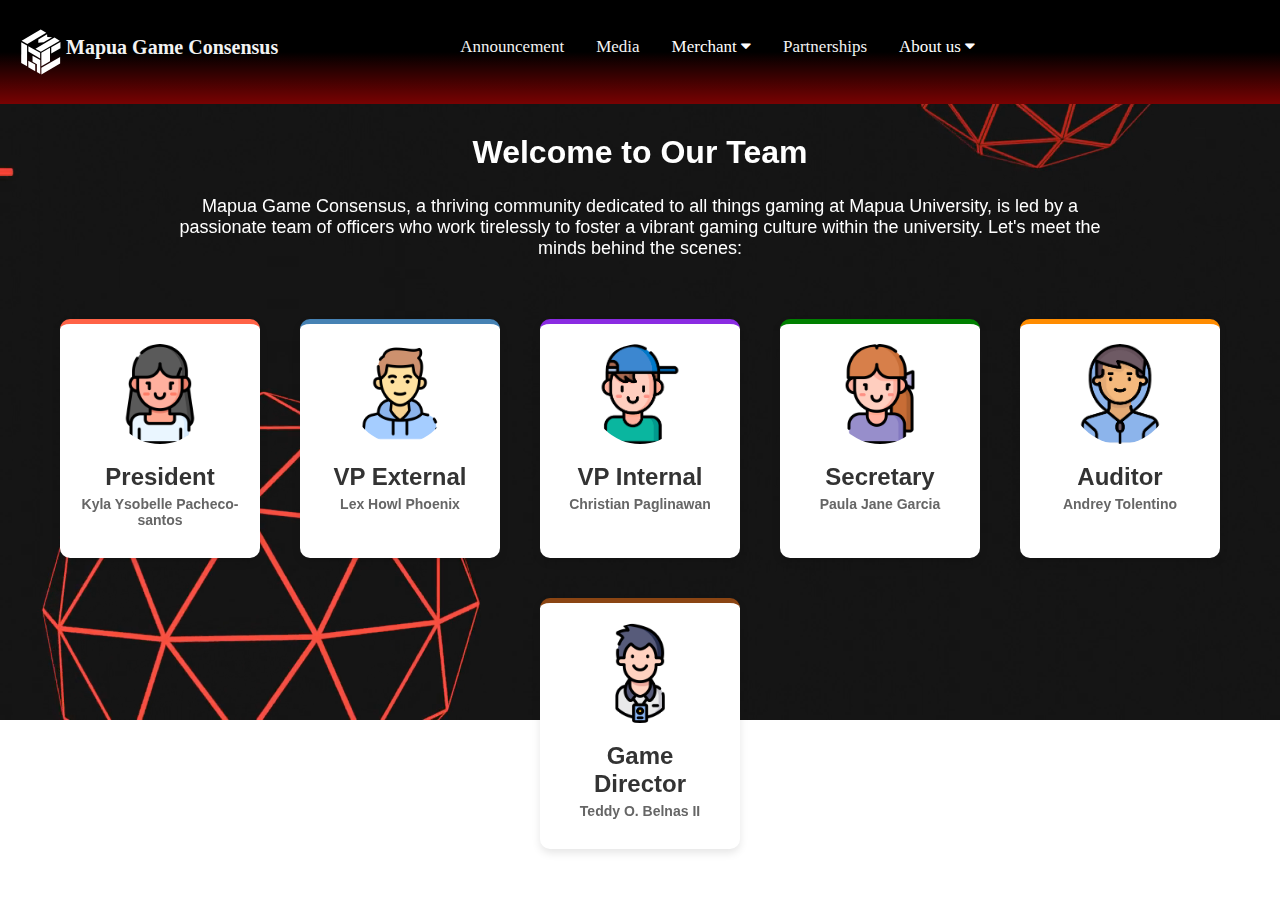
<file: about/officers.html>
<!DOCTYPE html>
<html lang="en">
<head>
    <meta charset="UTF-8">
    <meta name="viewport" content="width=device-width, initial-scale=1.0">
    <link rel="stylesheet" href="officers.css">
    <link rel="stylesheet" href="https://cdnjs.cloudflare.com/ajax/libs/font-awesome/4.7.0/css/font-awesome.min.css">
    <title>Officers</title>
    <style>
body {margin:0;font-family:Arial}

.topnav {
  overflow: hidden;
  background-color: rgb(109, 9, 9);
  background-image: linear-gradient(rgb(0, 0, 0), rgb(0, 0, 0), rgba(124, 0, 0, 0.774));
}

.topnav a {
  float: left;
  display: block;
  color: #f2f2f2;
  text-align: center;
  padding: 14px 16px;
  text-decoration: none;
  font-size: 17px;
  line-height: 20px;

}

.active {
  color: white;
}

.topnav .icon {
  display: none;
}

.dropdown {
  float: left;
  overflow: hidden;
}

.dropdown .dropbtn {
  font-size: 17px;    
  border: none;
  outline: none;
  color: white;
  padding: 14px 16px;
  background-color: inherit;
  font-family: inherit;
  margin: 0;
}

.dropdown-content {
  display: none;
  position: absolute;
  background-color: #f9f9f9;
  min-width: 160px;
  box-shadow: 0px 8px 16px 0px rgba(0,0,0,0.2);
  z-index: 1;
}

.dropdown-content a {
  float: none;
  color: rgb(255, 255, 255);
  padding: 12px 16px;
  text-decoration: none;
  display: block;
  text-align: left;
  background-color: rgb(126, 125, 125);
}

.topnav a:hover, .dropdown:hover .dropbtn {
  background-color: #555;
  color: white;
}

.dropdown-content a:hover {
  background-color: #000000;
  color: rgb(255, 255, 255);
}

.dropdown:hover .dropdown-content {
  display: block;
}

@media screen and (max-width: 600px) {
  .topnav a:not(:first-child), .dropdown .dropbtn {
    display: none;
  }
  .topnav a.icon {
    float: right;
    display: block;
  }
}

@media screen and (max-width: 600px) {
  .topnav.responsive {position: relative;}
  .topnav.responsive .icon {
    position: absolute;
    right: 0;
    top: 0;
  }
  .topnav.responsive a {
    float: none;
    display: block;
    text-align: left;
  }
  .topnav.responsive .dropdown {float: none;}
  .topnav.responsive .dropdown-content {position: relative;}
  .topnav.responsive .dropdown .dropbtn {
    display: block;
    width: 100%;
    text-align: left;
  }
}
</style>
</head>
<body>
    <video class="video_background" autoplay muted loop>
        <source src="mgcits (1).mp4" type="video/mp4">  
    </video>

      <div class="topnav" id="myTopnav" style="padding-top: 1%;padding-bottom: 1%;">
    
  <a href="#home" class="active">
    <img src="mgc-logo.svg" alt="" style="float: left; width: 50px;"><h1 style="margin-right: 50px;width: 100%;margin-left: 0%; font-size: 20px; font-weight: bold; margin-top: 10px;margin-bottom: 0; text-align: left; padding-right: 150px;">Mapua Game Consensus</h1></a>
  <a href="#news" style="margin-top: 10px;">Announcement</a>
  <a href="#about" style="margin-top: 10px;">Media</a>
  <div class="dropdown">
    <button class="dropbtn" style="margin-top: 10px;">Merchant
      <i class="fa fa-caret-down"></i>
    </button>
    <div class="dropdown-content">
      <a href="#">T-shirts</a>
      <a href="#">Journals</a>
      <a href="#">Keychains</a>
    </div>
  </div> 
  <a href="#about" style="margin-top: 10px;">Partnerships</a>
    <div class="dropdown">
    <button class="dropbtn" style="margin-top: 10px;">About us
      <i class="fa fa-caret-down"></i>
    </button>
    <div class="dropdown-content">
      <a href="about.html">History</a>
      <a href="vision and mission.html">Vision and Mission</a>
      <a href="officers.html">Officers</a>
    </div>
  <a href="javascript:void(0);" style="font-size:30px; margin-top: 1%;" class="icon" onclick="myFunction()">&#9776;</a>
</div>
</div>

<script>
function myFunction() {
  var x = document.getElementById("myTopnav");
  if (x.className === "topnav") {
    x.className += " responsive";
  } else {
    x.className = "topnav";
  }
}
</script>
    
    <header>
        <h1 style="margin-top: 10px">Welcome to Our Team</h1>
        <p>Mapua Game Consensus, a thriving community dedicated to all things gaming at Mapua University, is led by a passionate team of officers who work tirelessly to foster a vibrant gaming culture within the university. Let's meet the minds behind the scenes:</p>
    </header>

    <section class="officers">
        <div class="profile-card president">
            <img src="4329449.png" alt="President">
            <h2>President</h2>
            <h3>Kyla Ysobelle Pacheco-santos</h3>
        </div>

        <div class="profile-card vp-external">
            <img src="3.png" alt="VP External">
            <h2>VP External</h2>
            <h3>Lex Howl Phoenix</h3>
        </div>

        <div class="profile-card vp-internal">
            <img src="4.png" alt="VP Internal">
            <h2>VP Internal</h2>
            <h3>Christian Paglinawan</h3>
        </div>

        <div class="profile-card secretary">
            <img src="2.png" alt="Secretary">
            <h2>Secretary</h2>
            <h3>Paula Jane Garcia</h3>
        </div>

        <div class="profile-card auditor">
            <img src="5.png" alt="Auditor">
            <h2>Auditor</h2>
            <h3>Andrey Tolentino</h3>
        </div>

        <div class="profile-card game-director">
            <img src="6.png" alt="Game Director">
            <h2>Game Director</h2>
            <h3>Teddy O. Belnas II</h3>
        </div>
    </section>
</body>
</html>
</file>
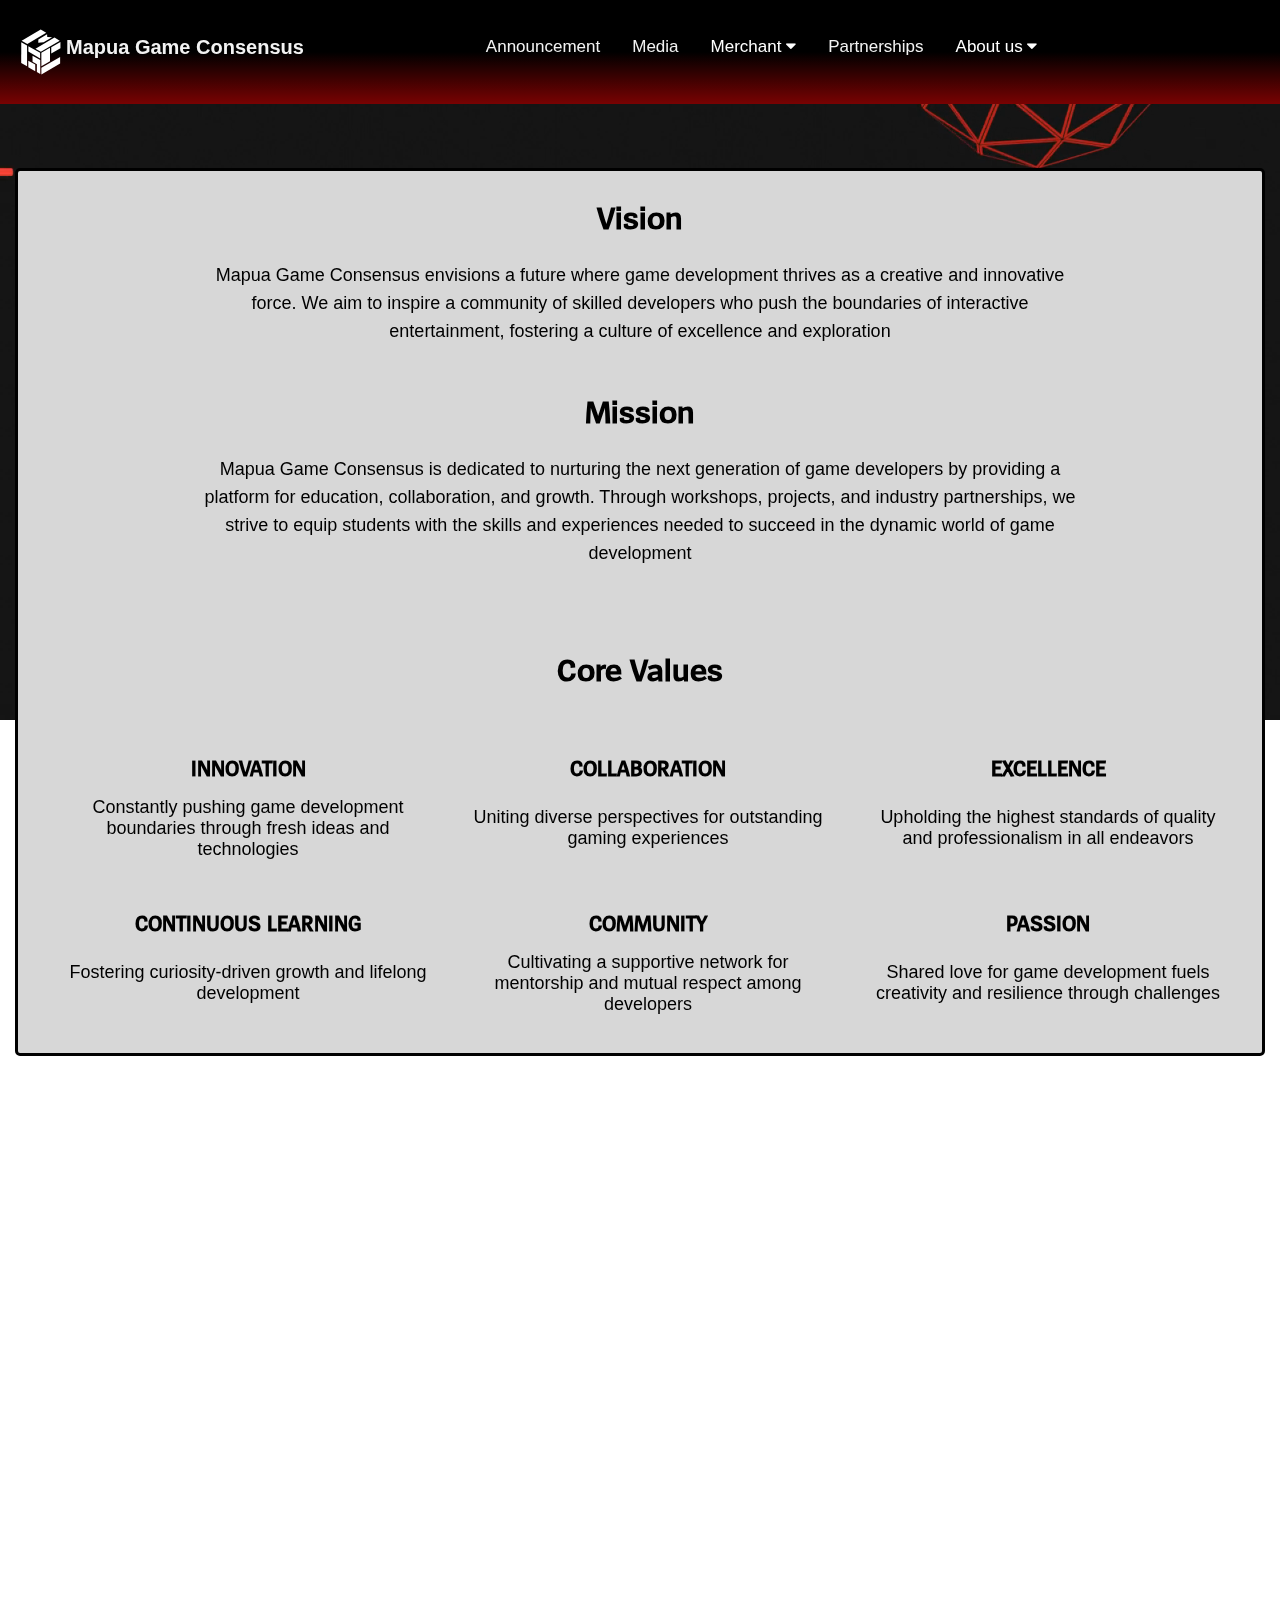
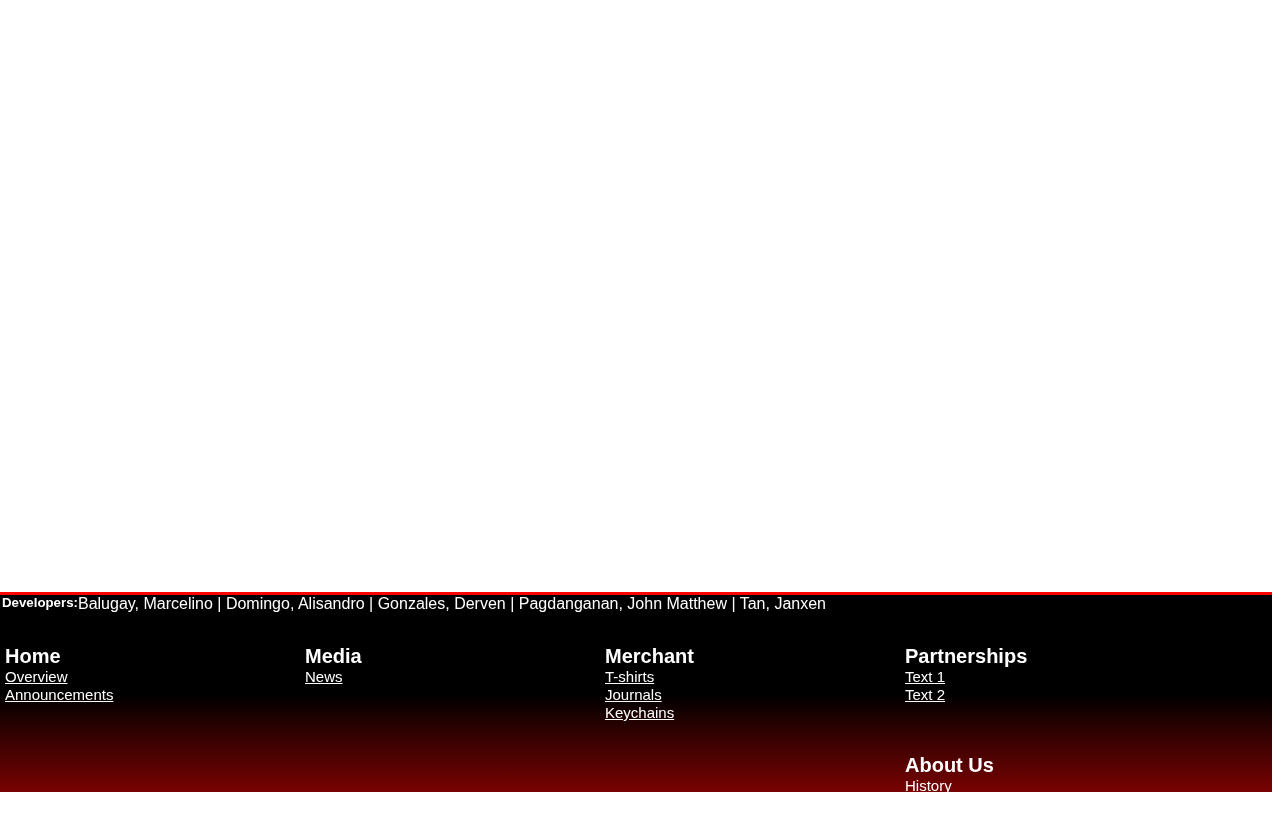
<file: about/vision and mission.html>
<!DOCTYPE html>
<html lang="en">
<head>
    <meta charset="UTF-8">
    <meta name="viewport" content="width=device-width, initial-scale=1.0">
    <link rel="stylesheet" href="vision and mission.css">
    <link rel="stylesheet" href="https://cdnjs.cloudflare.com/ajax/libs/font-awesome/4.7.0/css/font-awesome.min.css">
    <title>Vision and Mission</title>
    <style>
body {margin:0;font-family:Arial}

.topnav {
  overflow: hidden;
  background-color: rgb(109, 9, 9);
  background-image: linear-gradient(rgb(0, 0, 0), rgb(0, 0, 0), rgba(124, 0, 0, 0.774));
}

.topnav a {
  float: left;
  display: block;
  color: #f2f2f2;
  text-align: center;
  padding: 14px 16px;
  text-decoration: none;
  font-size: 17px;
  line-height: 20px;

}

.active {
  color: white;
}

.topnav .icon {
  display: none;
}

.dropdown {
  float: left;
  overflow: hidden;
}

.dropdown .dropbtn {
  font-size: 17px;    
  border: none;
  outline: none;
  color: white;
  padding: 14px 16px;
  background-color: inherit;
  font-family: inherit;
  margin: 0;
}

.dropdown-content {
  display: none;
  position: absolute;
  background-color: #f9f9f9;
  min-width: 160px;
  box-shadow: 0px 8px 16px 0px rgba(0,0,0,0.2);
  z-index: 1;
}

.dropdown-content a {
  float: none;
  color: rgb(255, 255, 255);
  padding: 12px 16px;
  text-decoration: none;
  display: block;
  text-align: left;
  background-color: rgb(126, 125, 125);
}

.topnav a:hover, .dropdown:hover .dropbtn {
  background-color: #555;
  color: white;
}

.dropdown-content a:hover {
  background-color: #000000;
  color: rgb(255, 255, 255);
}

.dropdown:hover .dropdown-content {
  display: block;
}

@media screen and (max-width: 600px) {
  .topnav a:not(:first-child), .dropdown .dropbtn {
    display: none;
  }
  .topnav a.icon {
    float: right;
    display: block;
  }
}

@media screen and (max-width: 600px) {
  .topnav.responsive {position: relative;}
  .topnav.responsive .icon {
    position: absolute;
    right: 0;
    top: 0;
  }
  .topnav.responsive a {
    float: none;
    display: block;
    text-align: left;
  }
  .topnav.responsive .dropdown {float: none;}
  .topnav.responsive .dropdown-content {position: relative;}
  .topnav.responsive .dropdown .dropbtn {
    display: block;
    width: 100%;
    text-align: left;
  }
}
</style>
</head>
<body>
    
    <video class="video_background" autoplay muted loop>
        <source src="mgcits (1).mp4" type="video/mp4">  
    </video>
     <div class="topnav" id="myTopnav" style="padding-top: 1%;padding-bottom: 1%;">
    
  <a href="#home" class="active">
    <img src="mgc-logo.svg" alt="" style="float: left; width: 50px;"><h1 style="margin-right: 50px;width: 100%;margin-left: 0%; font-size: 20px; font-weight: bold; margin-top: 10px;margin-bottom: 0; text-align: left; padding-right: 150px;">Mapua Game Consensus</h1></a>
  <a href="#news" style="margin-top: 10px;">Announcement</a>
  <a href="#about" style="margin-top: 10px;">Media</a>
  <div class="dropdown">
    <button class="dropbtn" style="margin-top: 10px;">Merchant
      <i class="fa fa-caret-down"></i>
    </button>
    <div class="dropdown-content">
      <a href="#">T-shirts</a>
      <a href="#">Journals</a>
      <a href="#">Keychains</a>
    </div>
  </div> 
  <a href="#about" style="margin-top: 10px;">Partnerships</a>
 <div class="dropdown">
    <button class="dropbtn" style="margin-top: 10px;">About us
      <i class="fa fa-caret-down"></i>
    </button>
    <div class="dropdown-content">
      <a href="about.html">History</a>
      <a href="vision and mission.html">Vision and Mission</a>
      <a href="officers.html">Officers</a>
    </div>
  <a href="javascript:void(0);" style="font-size:30px; margin-top: 1%;" class="icon" onclick="myFunction()">&#9776;</a>
</div>
</div>
<script>
function myFunction() {
  var x = document.getElementById("myTopnav");
  if (x.className === "topnav") {
    x.className += " responsive";
  } else {
    x.className = "topnav";
  }
}
</script>
    <div class="container">
    <div class="body">
        
        <h1>Vision</h1>
        <p> Mapua Game Consensus envisions a future where game development thrives as a creative and innovative force. We aim to inspire a community of skilled developers who push the boundaries of interactive entertainment, fostering a culture of excellence and exploration</p>
        <h1>Mission</h1>
        <p>Mapua Game Consensus is dedicated to nurturing the next generation of game developers by providing a platform for education, collaboration, and growth. Through workshops, projects, and industry partnerships, we strive to equip students with the skills and experiences needed to succeed in the dynamic world of game development</p>
        <br><br>
        <h1>Core Values</h1>
    </div>


    <br><br>
    <table>
        <thead>
            <tr>
                <th>INNOVATION</th>
                <th>COLLABORATION</th>
                <th>EXCELLENCE</th>
            </tr>
        </thead>
        <tbody>
            <tr>
                <td>Constantly pushing game development boundaries through fresh ideas and technologies</td>
                <td>Uniting diverse perspectives for outstanding gaming experiences</td>
                <td>Upholding the highest standards of quality and professionalism in all endeavors</td>
            </tr>
        </tbody>
    </table>
    <br><br>
    <table>
        <thead>
            <tr>
                <th>CONTINUOUS LEARNING</th>
                <th>COMMUNITY</th>
                <th>PASSION</th>
            </tr>
        </thead>
        <tbody>
            <tr>
                <td>Fostering curiosity-driven growth and lifelong development</td>
                <td>Cultivating a supportive network for mentorship and mutual respect among developers</td>
                <td>Shared love for game development fuels creativity and resilience through challenges</td>
            </tr>
        </tbody>
    </table>
    </div>

     <div class="footer_container">
        <div class="footer" id="footer_home" style="width:300px; float:left; margin-left: 13px; margin-top: 50px;">
            <h5 style="font-size: 20px; font-weight: bold; color: white;">Home</h5>
            <ul>
                <li><a href="#overview" style="color:white; font-size: 15px;">Overview</a></li>
                <li><a href="#announcement" style="color:white; font-size: 15px;">Announcements</a></li>
            </ul>
        </div>
        <div class="footer" id="footer_media" style="width:300px; float:left; margin-top: 50px;">
            <h5 style="font-size: 20px; font-weight: bold; color: white;">Media</h5>
            <ul>
                <li><a href="" style="color:white; font-size: 15px;">News</a></li>
            </ul>
        </div>
        <div class="footer" id="footer_merchant" style="width:300px; float:left; margin-top: 50px;">
            <h5 style="font-size: 20px; font-weight: bold; color: white;"><a href="/mgcsite/merchant/merchant.html" style="text-decoration: none; color: white;">Merchant</a></h5>
            <ul>
                <li><a href="/mgcsite/merchant/items/tshirt.html" style="color:white; font-size: 15px;">T-shirts</a></li>
                <li><a href="/mgcsite/merchant/items/journals.html" style="color:white; font-size: 15px;">Journals</a></li>
                <li><a href="/mgcsite/merchant/items/keychain.html" style="color:white; font-size: 15px;">Keychains</a></li>
            </ul>
        </div>
        <div class="footer" id="footer_partnerships" style="width:300px; float:left; margin-top: 50px;">
            <h5 style="font-size: 20px; font-weight: bold; color: white;">Partnerships</h5>
            <ul>
                <li><a href="" style="color:white; font-size: 15px;">Text 1</a></li>
                <li><a href="" style="color:white; font-size: 15px;">Text 2</a></li>
            </ul>
        </div>
        <div class="footer" id="footer_about_us" style="width:300px; float:left; margin-top: 50px;">
            <h5 style="font-size: 20px; font-weight: bold; color: white;">About Us</h5>
            <ul>
                <li><a href="about/about.html" style="color:white; font-size: 15px;">History</a></li>
                <li><a href="about/vision and mission.html" style="color:white; font-size: 15px;">Vision and Mission</a></li>
                <li><a href="about/officers.html" style="color:white; font-size: 15px;">Officers</a></li>
            </ul>
        </div>
        <div style="width: 900px; position: absolute; left: 10px;">
            <h5 style="float: left; color: white;">Developers: </h5>
            <p style="color: white;"> Balugay, Marcelino | Domingo, Alisandro | Gonzales, Derven | Pagdanganan, John Matthew | Tan, Janxen</p>
        </div>
        
    </div>
</body>
</html>
</file>
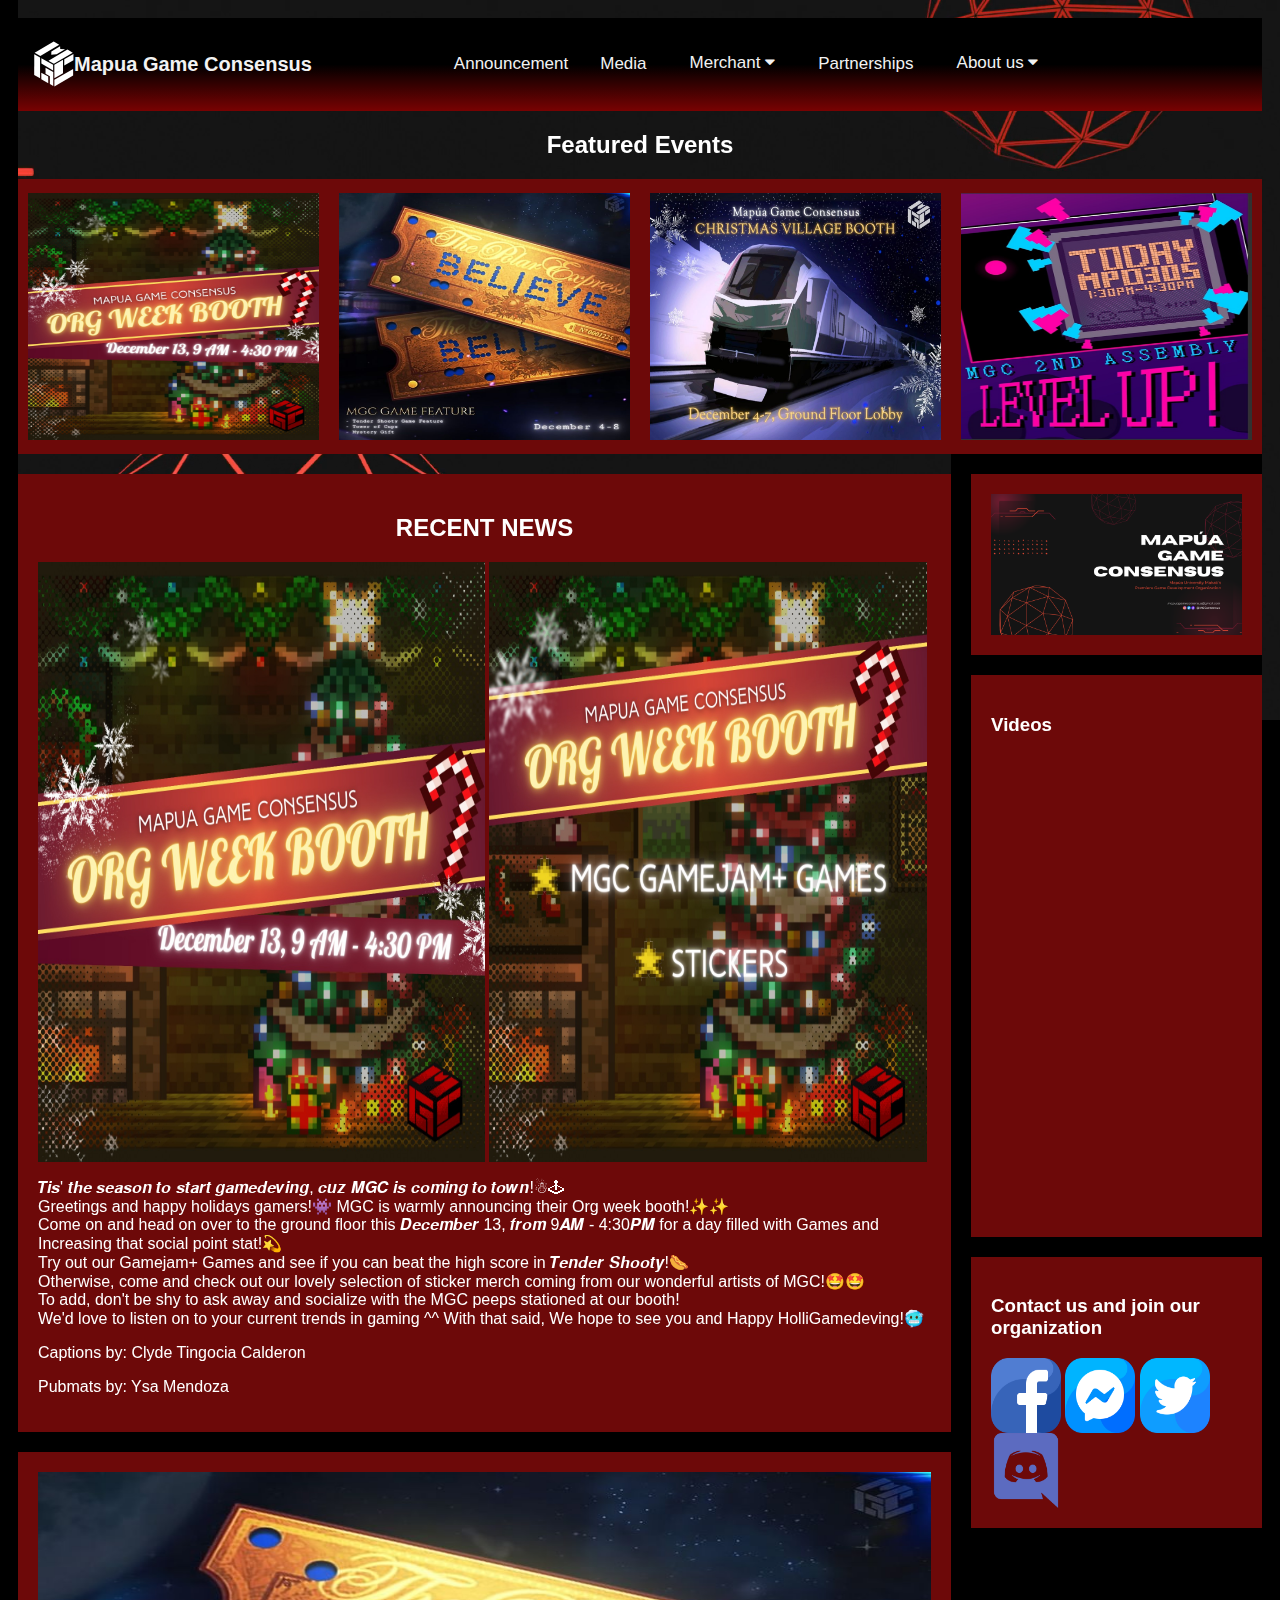
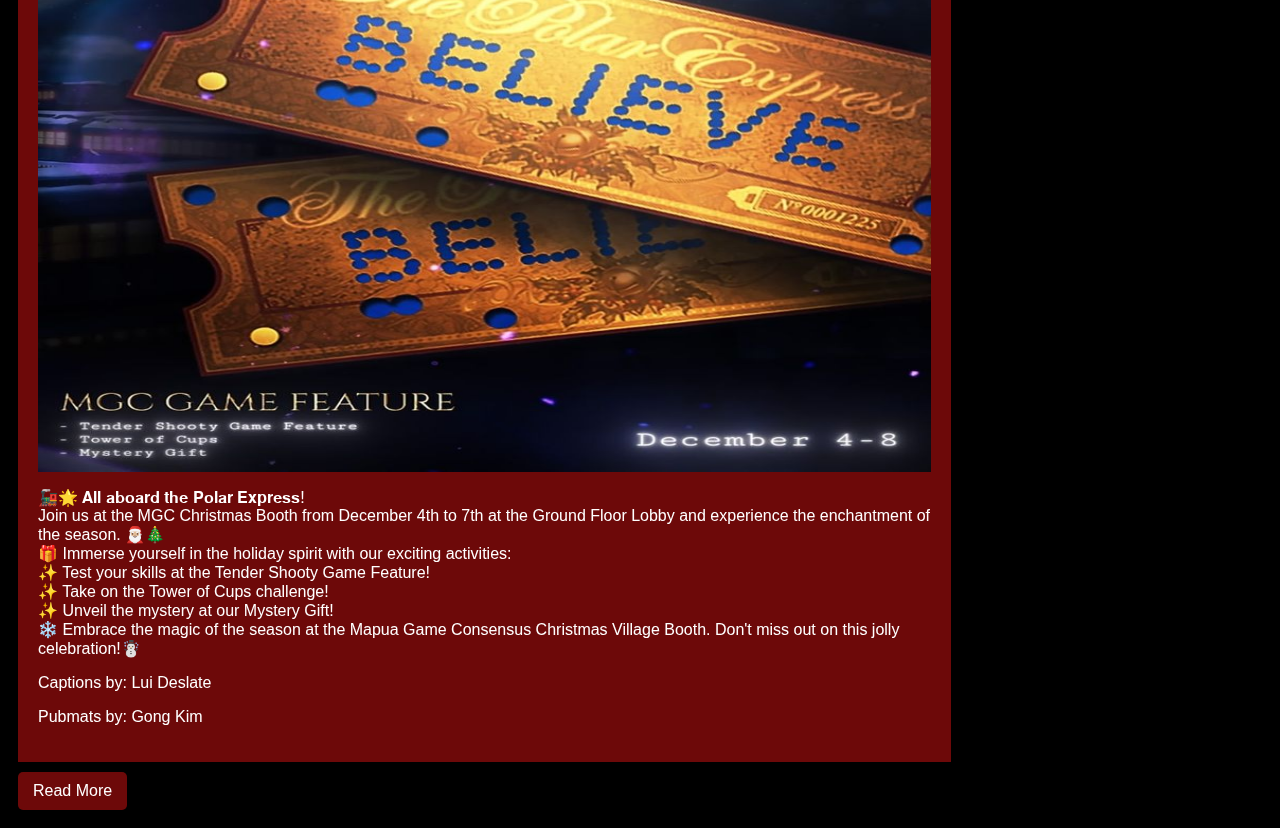
<file: media/media.html>
<!DOCTYPE html>
<html lang="en">
<head>
<title>Mapua Game Consensus</title>
<meta charset="UTF-8">
<meta name="viewport" content="width=device-width, initial-scale=1">
<link href="media.css" type="text/css" rel="stylesheet"/>
<link rel="stylesheet" href="https://cdnjs.cloudflare.com/ajax/libs/font-awesome/4.7.0/css/font-awesome.min.css">
</head>
<body>

<video class="vbg" autoplay muted loop>
  <source src="mgc.mp4" type="video/mp4">
</video>

<div class="topnav" id="myTopnav" style="padding-top: 1%;padding-bottom: 1%;">
    
    <a href="/mgcsite" class="active1">
    <img src="icons/mgc-logo.svg" alt="" style="float: left; width: 50px; margin: -5px;"><h1 style="margin: 25px;width: 100%; font-size: 20px; font-weight: bold; margin-top: 10px;margin-bottom: 0; text-align: left; padding-right: 100px;">Mapua Game Consensus</h1></a>
  <a href="/mgcsite" style="margin-top: 10px;">Announcement</a>
  <a href="/mgcsite/media/media.html" style="margin-top: 10px;">Media</a>
  <div class="dropdown">
    <button class="dropbtn" style="margin: -5px;"><a href="/mgcsite/merchant/merchant.html">Merchant
      <i class="fa fa-caret-down"></i></a>
    </button>
    <div class="dropdown-content">
      <a href="#">T-shirts</a>
      <a href="#">Journals</a>
      <a href="#">Keychains</a>
    </div>
  </div>
  <a href="/mgcsite/partnerships/partnerships.html" style="margin-top: 10px;">Partnerships</a>
  <div class="dropdown">
    <button class="dropbtn" style="margin: -5px;"><a href="/mgcsite/about/about.html">About us 
      <i class="fa fa-caret-down"></i></a>
    </button>
    <div class="dropdown-content">
      <a href="#">Vision and Mission</a>
      <a href="#">Officers</a>
    </div>
  </div> 
  <a href="javascript:void(0);" style="font-size:30px; margin-top: 1%;" class="icon" onclick="myFunction()">&#9776;</a>
</div>

<div class="row">
  <div class="rowheader">
    <h2>Featured Events</h2>
  </div>
  <div class="column">
      <img src="src/orgw1.jpg" style="width:100%;height:247px;" onclick="openModal();currentSlide(1)" class="hover-shadow cursor" alt="Event 1">
  </div>
  <div class="column">
      <img src="src/orgw3.jpg" style="width:100%;height:247px;" onclick="openModal();currentSlide(2)" class="hover-shadow cursor" alt="Event 2">
  </div>
  <div class="column">
      <img src="src/orgw4.jpg" style="width:100%;height:247px;" onclick="openModal();currentSlide(3)" class="hover-shadow cursor" alt="Event 3">
  </div>
  <div class="column">
      <img src="src/orgw5.jpg" style="width:100%;height:247px;" onclick="openModal();currentSlide(4)" class="hover-shadow cursor" alt="Event 4">
  </div>
</div>

<div class="row">
  <div class="leftcolumn">
      <div class="card">
        <h2 style="text-align: center;">RECENT NEWS</h2>
          <img src="src/orgw1.jpg" alt="org1" style="width: 50%;height: 600px;">
          <img src="src/orgw2.jpg" alt="org2" style="width: 49%;height: 600px;">
          <p>
            𝑻𝒊𝒔' 𝒕𝒉𝒆 𝒔𝒆𝒂𝒔𝒐𝒏 𝒕𝒐 𝒔𝒕𝒂𝒓𝒕 𝒈𝒂𝒎𝒆𝒅𝒆𝒗𝒊𝒏𝒈, 𝒄𝒖𝒛 𝑴𝑮𝑪 𝒊𝒔 𝒄𝒐𝒎𝒊𝒏𝒈 𝒕𝒐 𝒕𝒐𝒘𝒏!☃🕹<br>
            Greetings and happy holidays gamers!👾 MGC is warmly announcing their Org week booth!✨✨<br>
            Come on and head on over to the ground floor this 𝑫𝒆𝒄𝒆𝒎𝒃𝒆𝒓 13, 𝒇𝒓𝒐𝒎 9𝑨𝑴 - 4:30𝑷𝑴 for a day filled with Games and Increasing that social point stat!💫<br>
            Try out our Gamejam+ Games and see if you can beat the high score in 𝑻𝒆𝒏𝒅𝒆𝒓 𝑺𝒉𝒐𝒐𝒕𝒚!🌭<br>
            Otherwise, come and check out our lovely selection of sticker merch coming from
            our wonderful artists of MGC!🤩🤩<br>
            To add, don't be shy to ask away and socialize with the MGC peeps stationed at our 
            booth!<br> We'd love to listen on to your current trends in gaming ^^
            With that said, We hope to see you and Happy HolliGamedeving!🥶
          </p>
          <p>Captions by: Clyde Tingocia Calderon</p>
          <p>Pubmats by: Ysa Mendoza</p>
      </div>
      <div class="card" id="orgw3Card">
        <img src="src/orgw3.jpg" alt="org3" style="width: 100%; height: 600px;">
        <p>
            🚂🌟 𝐀𝐥𝐥 𝐚𝐛𝐨𝐚𝐫𝐝 𝐭𝐡𝐞 𝐏𝐨𝐥𝐚𝐫 𝐄𝐱𝐩𝐫𝐞𝐬𝐬!<br>
            Join us at the MGC Christmas Booth from December 4th to 7th at the Ground Floor Lobby and experience the enchantment of the season. 🎅🏼🎄<br>
            🎁 Immerse yourself in the holiday spirit with our exciting activities:<br>
            ✨ Test your skills at the Tender Shooty Game Feature!<br>
            ✨ Take on the Tower of Cups challenge!<br>
            ✨ Unveil the mystery at our Mystery Gift!<br>
            ❄️ Embrace the magic of the season at the Mapua Game Consensus Christmas Village Booth. Don't miss out on this jolly celebration!☃️
        </p>
        <p>Captions by: Lui Deslate</p>
        <p>Pubmats by: Gong Kim</p>
    </div>
      <a href="#" class="read-more" onclick="toggleCards()">Read More</a>
    <div id="hiddenCards" style="display: none;">
        <div class="card">
          <img src="src/orgw4.jpg" alt="org4" style="width: 100%;height: 600px;">
          <p>
            𝙒𝙝𝙚𝙧𝙚 𝙖𝙧𝙚 𝙬𝙚 𝙝𝙚𝙖𝙙𝙚𝙙? 𝙒𝙝𝙮, 𝙏𝙤 𝙩𝙝𝙚 𝙉𝙤𝙧𝙩𝙝 𝙥𝙤𝙡𝙚, 𝙤𝙛 𝘾𝙤𝙪𝙧𝙨𝙚!<br>
            It is with warm open arms that Mapúa Game Consensus(MGC) Announces it's themed<br>
            Christmas Village Booth centered around none other than, 𝙏𝙝𝙚 𝙥𝙤𝙡𝙖𝙧 𝙚𝙭𝙥𝙧𝙚𝙨𝙨!🚂❄️<br>
            Get ready for a one way trip as MGC has activities lined up for not only the members, but for everyone!✨<br>
            So if you got the time, come on over and stop by the Ground floor lobby around<br>
            𝘿𝙚𝙘𝙚𝙢𝙗𝙚𝙧 4-7 and check out what we have for you passengers!🖐<br>
            Stay tuned for further details!☃️☃️
          </p>
          <p>Captions by: Clyde Tingocia Calderon</p>
          <p>Pubmats by: Patrick Co</p>
        </div>
        <div class="card">
          <img src="src/orgw5.jpg" alt="org5" style="width: 100%;height: 600px;">
          <p>
            🎮 𝗥𝗲𝗮𝗱𝘆, 𝗦𝗲𝘁, 𝗟𝗲𝘃𝗲𝗹 𝗨𝗽! ⭐️<br>
            MGC Gamers, the day has finally arrived! 🕹️✨ We hope you're ready for an epic day of <br>gaming excitement because today,
            on 𝐍𝐨𝐯𝐞𝐦𝐛𝐞𝐫 𝟐9, 𝟐𝟎𝟐𝟑, we proudly present the<br> Mapua Game Consensus (MGC) 2nd General Assembly: Level Up! 🎉👾<br><br>
            🕒 𝗧𝗶𝗺𝗲: 𝟭:𝟯𝟬 𝗣𝗠 - 4:30 𝗣𝗠<br>
            📍 𝗟𝗼𝗰𝗮𝘁𝗶𝗼𝗻: 𝗥𝗼𝗼𝗺 𝟯𝟬𝟱<br><br>
            Dive into the pixelated realm where gamers transform into heroes.<br> Our assembly isn't just an event; it's a celebration of our shared gaming passion and camaraderie. <br>
            🎉🎮 Brace yourself for epic discussions on the latest trends and interactive sessions to challenge your gaming prowess.  #MGCLevelUp
          </p>
          <p>Captions by: Miguel Bulanhagui</p>
          <p>Pubmats by: Ram Cristian Gazmin</p>
        </div>
        <div class="card">
          <img src="src/orgw6.jpg" alt="org6" style="width: 100%;height: 600px;">
          <p>
            𝘽𝙚𝙩𝙩𝙚𝙧 𝙡𝙖𝙩𝙚 𝙩𝙝𝙖𝙣 𝙣𝙚𝙫𝙚𝙧!🏃‍♂️<br>
            MGC is back at it again. Re-announcing as we present to you the events lined up for this brand new term! ✨<br>
            Join us on November 29, 2023 for the Mapua Game Consensus (MGC) 2nd General Assembly: Level Up at 1:30 PM - 4:30 PM! <br>
            👾 Stay tuned for the Room Update! ;3<br>
            Lets begin this Second term with an epic MGC gathering filled with fun activities, discussions, and events lined up! <br>
            🌟 Embrace the thrill of leveling up your skills, connecting with fellow gamers, and unlock new knowledge of the gaming world. 🌐🕹️<br>
            Get ready to elevate the experience as we step up our game. Don't miss out! See you there! 🎉🔥 #MGCLevelUp
          </p>
          <p>Captions by: Ysa Mendoza</p>
          <p>Pubmats by: Lui Deslate & Clyde Calderon</p>
        </div>
        <div class="card">
          <img src="src/orgw7.jpg" alt="org7" style="width: 50%;height: 600px;">
          <img src="src/orgw8.jpg" alt="org8" style="width: 49%;height: 600px;">
          <p>
            🎮✨𝙈𝙂𝘾 𝙞𝙨 🔛🔝 𝙖𝙣𝙙 𝙡𝙚𝙫𝙚𝙡𝙞𝙣𝙜 𝙩𝙝𝙞𝙣𝙜𝙨 𝙪𝙥!✨🎮<br>
            As the academic year levels up to 2nd term, MGC welcomes you in this semester with a<br> new set of experiences that awaits on November 22 from 1:30-5pm at room 305.<br> 
            Come and experience the fun and exciting games brought to you by our Game Jammers;<br> 
            𝙈𝙮𝙨𝘾𝙡𝙞𝙘𝙠, 𝘽𝙪𝙣𝙣𝙮𝙢𝙖𝙨𝙠𝙨, 𝙖𝙣𝙙 𝙏𝙝𝙚 𝙃𝙚𝙡𝙢.<br>
            As the MGC Family❤️ acknowledges their dedication and passion for their work,<br> 
            you can experience the following games at the General Assembly.<br>
            🎮𝙎𝙖𝙣𝙜𝙪𝙞𝙣𝙚 𝙎𝙖𝙥𝙡𝙞𝙣𝙜𝙨✨<br>
            🎮𝙏𝙚𝙣𝙙𝙚𝙧 𝙎𝙝𝙤𝙤𝙩𝙮✨<br>
            🎮𝙈𝙖𝙝𝙖𝙧𝙡𝙞𝙠𝙖✨<br>
            ✨Save the date and let’s level up together!✊<br>
             #MGCLevelUp 
          </p>
          <p>Captions by: Rosh Colwyn Ocampo Sunga</p>
          <p>Pubmats by: John Matthew</p>
        </div>
        <div class="card">
          <img src="src/orgw9.jpg" alt="org9" style="width: 50%;height: 600px;">
          <img src="src/orgw10.jpg" alt="org10" style="width: 49%;height: 600px;">
          <p>
            ⭐️ 𝐑𝐞𝐚𝐝𝐲, 𝐒𝐞𝐭, 𝐋𝐞𝐯𝐞𝐥 𝐔𝐩! ⭐️<br>
            MGC is back at it again. Better than ever as we present to you the events lined up for this brand new term! ✨<br>
            Join us on November 22, 2023 at Room 305 for the Mapua Game Consensus (MGC)<br> 2nd General Assembly: Level Up at 1:30 PM - 5:00 PM! 👾<br>
            Lets begin this Second term with an epic MGC gathering filled with fun activities, discussions, and events lined up! <br>
            🌟 Embrace the thrill of leveling up your skills, connecting with fellow gamers, and unlock new knowledge of the gaming world. 🌐🕹️<br>
            Get ready to elevate the experience as we step up our game. Don't miss out! See you there! 🎉🔥<br>
            #MGCLevelUp
          </p>
          <p>Captions by: Elisha</p>
          <p>Pubmats by: Lui Deslate</p>
        </div>
    </div>
  </div>
  <div class="rightcolumn">
      <div class="card">
          <img src="src/MGCalogo.png" width="100%" height="100%">
      </div>
      <div class="card">
          <h3>Videos</h3>
          <iframe src="https://www.facebook.com/plugins/video.php?height=314&href=https%3A%2F%2Fwww.facebook.com%2FMGConsensus%2Fvideos%2F859681848542958%2F&show_text=false&width=560&t=0" width="100%" height="150" style="border:none;overflow:hidden" scrolling="no" frameborder="0" allowfullscreen="true" allow="autoplay; clipboard-write; encrypted-media; picture-in-picture; web-share" allowFullScreen="true"></iframe>
          <iframe src="https://www.facebook.com/plugins/video.php?height=314&href=https%3A%2F%2Fwww.facebook.com%2FMGConsensus%2Fvideos%2F591448789610980%2F&show_text=false&width=560&t=0" width="100%" height="150" style="border:none;overflow:hidden" scrolling="no" frameborder="0" allowfullscreen="true" allow="autoplay; clipboard-write; encrypted-media; picture-in-picture; web-share" allowFullScreen="true"></iframe>
          <iframe src="https://www.facebook.com/plugins/video.php?height=314&href=https%3A%2F%2Fwww.facebook.com%2FMGConsensus%2Fvideos%2F210193681721098%2F&show_text=false&width=560&t=0" width="100%" height="150" style="border:none;overflow:hidden" scrolling="no" frameborder="0" allowfullscreen="true" allow="autoplay; clipboard-write; encrypted-media; picture-in-picture; web-share" allowFullScreen="true"></iframe>
      </div>
      <div class="card">
          <h3>Contact us and join our organization</h3>
          <a href="https://www.facebook.com/MGConsensus"><img src="icons/facebook.png" alt="facebook" width="70px" height="75px"></a>
          <a href="https://m.me/j/AbYgXeVDWi_tdTsb/"><img src="icons/messenger.png" alt="messenger" width="70px" height="75px"></a>
          <a href=""><img src="icons/twitter.png" alt="twitter" width="70px" height="75px"></a>
          <a href="http://dsc.gg/mgconsensus"><img src="icons/discord.png" alt="discord" width="70px" height="75px"></a>
      </div>
  </div>
</div>

<div id="myModal" class="modal">
  <span class="close cursor" onclick="closeModal()">&times;</span>
  <div class="modal-content">

    <div class="mySlides fade">
      <div class="numbertext">1 / 7</div>
      <img src="src/orgw1.jpg" style="width: 1200px; height: 750px;">
    </div>

    <div class="mySlides fade">
      <div class="numbertext">2 / 7</div>
      <img src="src/orgw3.jpg" style="width: 1200px; height: 750px;">
    </div>

    <div class="mySlides fade">
      <div class="numbertext">3 / 7</div>
      <img src="src/orgw4.jpg" style="width: 1200px; height: 750px;">
    </div>
    
    <div class="mySlides fade">
      <div class="numbertext">4 / 7</div>
      <img src="src/orgw5.jpg" style="width: 1200px; height: 750px;">
    </div>

    <div class="mySlides fade">
      <div class="numbertext">5 / 7</div>
      <img src="src/orgw6.jpg" style="width: 1200px; height: 750px;">
    </div>

    <div class="mySlides fade">
      <div class="numbertext">6 / 7</div>
      <img src="src/orgw7.jpg" style="width: 1200px; height: 750px;">
    </div>

    <div class="mySlides fade">
      <div class="numbertext">7 / 7</div>
      <img src="src/orgw9.jpg" style="width: 1200px; height: 750px;">
    </div>
    
    <a class="prev" onclick="plusSlides(-1)">&#10094;</a>
    <a class="next" onclick="plusSlides(1)">&#10095;</a>

    <div class="caption-container">
      <p id="caption"></p>
    </div>
  </div>
</div>


<script>
function openModal() {
  document.getElementById("myModal").style.display = "block";
  hideNavigation();
}

function closeModal() {
  document.getElementById("myModal").style.display = "none";
  showNavigation();
}

function hideNavigation() {
  document.querySelector(".navigation").style.display = "none";
}

function showNavigation() {
  document.querySelector(".navigation").style.display = "block";
  document.querySelector(".navigation").style.marginTop = "-38px";
}

var slideIndex = 1;
var autoSlideInterval;

showSlides(slideIndex);
startAutoSlide();

function plusSlides(n) {
  showSlides(slideIndex += n);
}

function currentSlide(n) {
  showSlides(slideIndex = n);
}

function showSlides(n) {
  var i;
  var slides = document.getElementsByClassName("mySlides");
  var dots = document.getElementsByClassName("demo");
  var captionText = document.getElementById("caption");
  if (n > slides.length) {slideIndex = 1}
  if (n < 1) {slideIndex = slides.length}
  for (i = 0; i < slides.length; i++) {
      slides[i].style.display = "none";
  }
  for (i = 0; i < dots.length; i++) {
      dots[i].className = dots[i].className.replace(" active", "");
  }
  slides[slideIndex-1].style.display = "block";
  dots[slideIndex-1].className += " active";
  captionText.innerHTML = dots[slideIndex-1].alt;
}

function startAutoSlide() {
  autoSlideInterval = setInterval(function() {
    plusSlides(1);
  }, 5000);
}
document.getElementById("myModal").addEventListener("hidden.bs.modal", function () {
  stopAutoSlide();
});
</script>
<script>
  function toggleCards() {
      var hiddenCards = document.getElementById("hiddenCards");
      var orgw3Card = document.getElementById("orgw3Card");
  
      if (hiddenCards.style.display === "none") {
          hiddenCards.style.display = "block";
          orgw3Card.style.marginBottom = "20px";
      } else {
          hiddenCards.style.display = "none";
          orgw3Card.style.marginBottom = "";
      }
  }
  </script>
<script>
  function myFunction() {
  var x = document.getElementById("myTopnav");
  if (x.className === "topnav") {
    x.className += " responsive";
  } else {
    x.className = "topnav";
  }
}
</script>
</body>
</html>
</file>
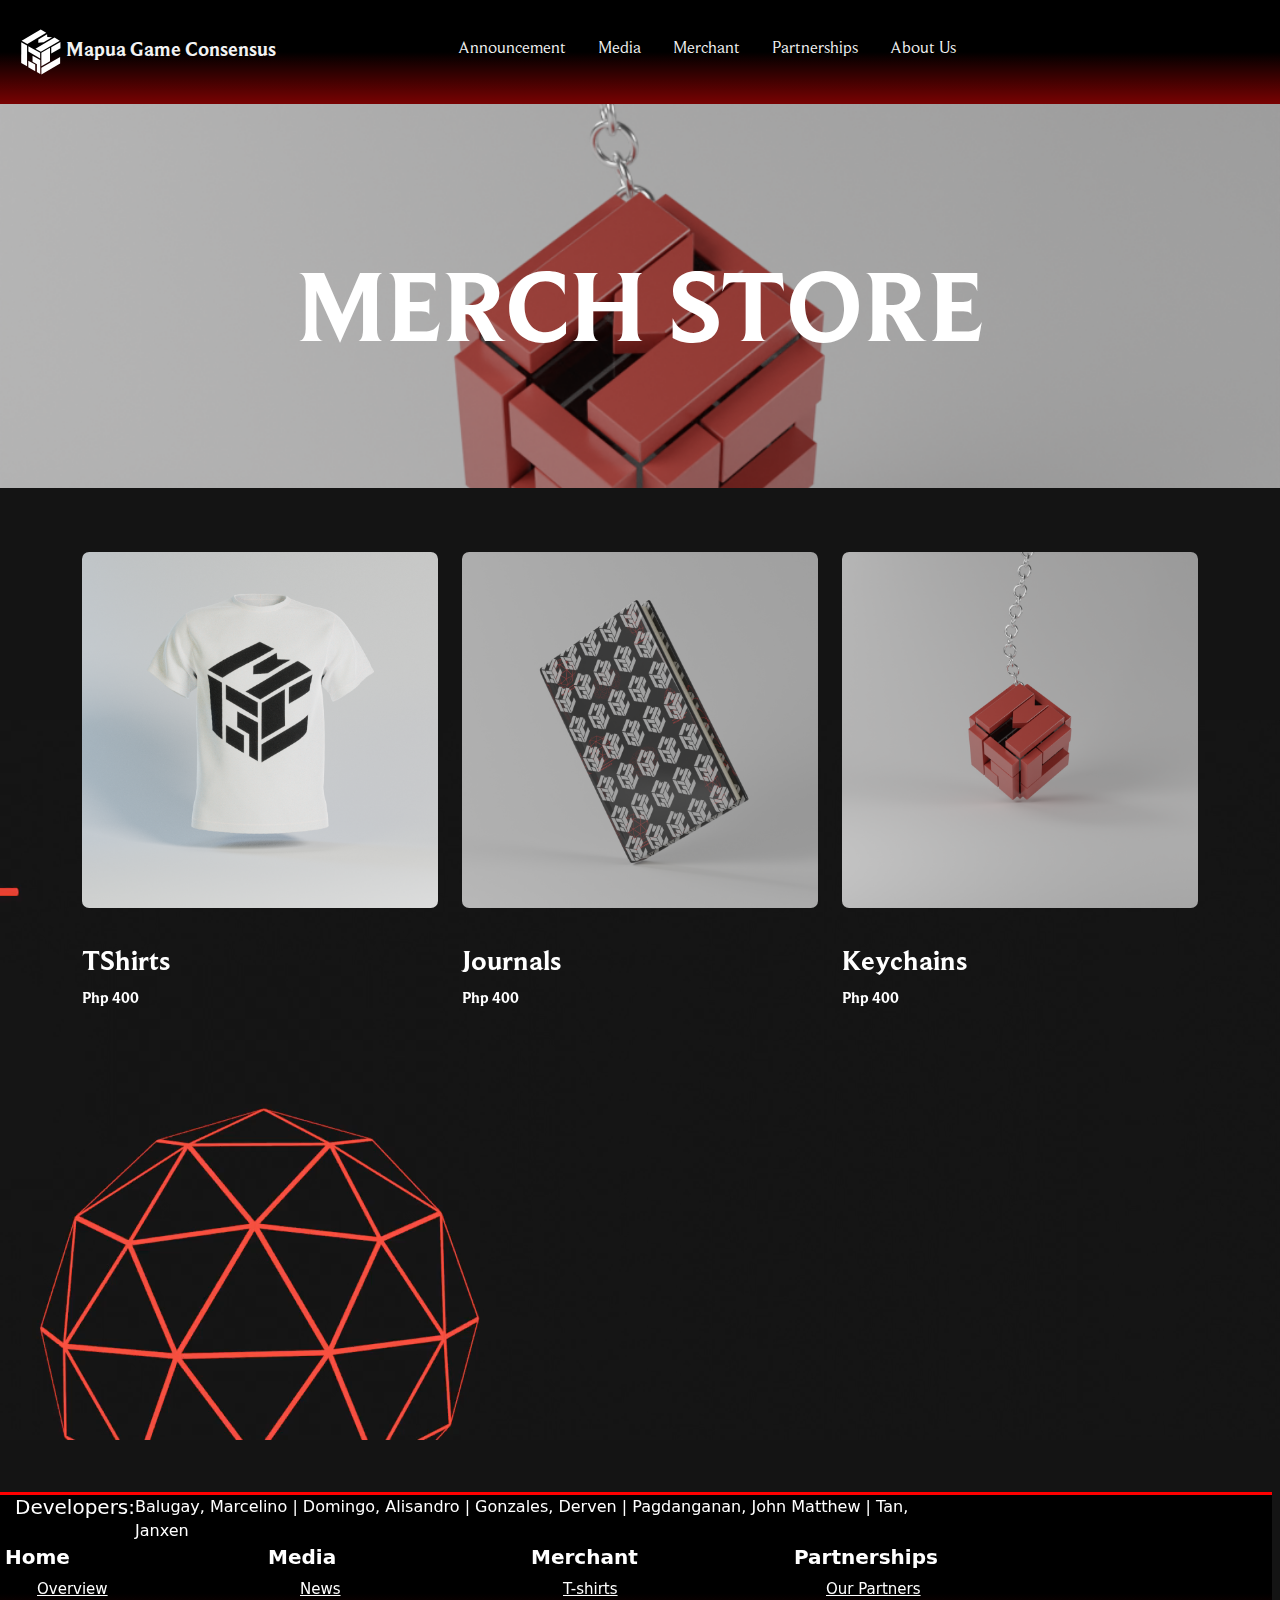
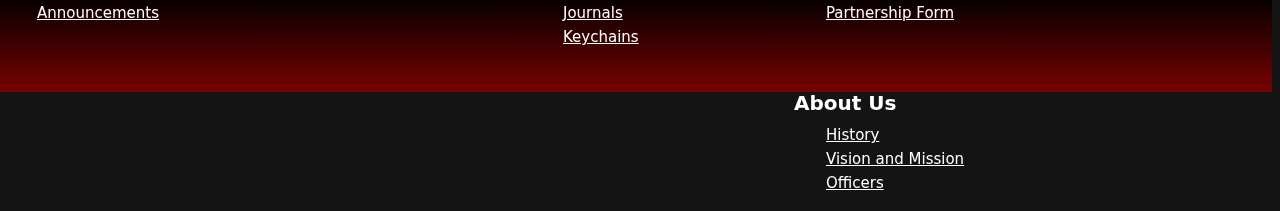
<file: merchant/merchant.html>
<!DOCTYPE html>
<html lang="en">
<head>
    <meta charset="UTF-8">
    <meta name="viewport" content="width=device-width, initial-scale=1.0">
    <title>Merch Shop</title>
    <link href="https://cdn.jsdelivr.net/npm/bootstrap@5.3.2/dist/css/bootstrap.min.css" rel="stylesheet">
    <script src="https://cdn.jsdelivr.net/npm/bootstrap@5.3.2/dist/js/bootstrap.bundle.min.js"></script>
    <link rel="stylesheet" href="merchant.css">
</head>
<body>
  <video class="vbg" autoplay muted loop>
    <source src="mgc.mp4" type="video/mp4">
  </video>

<div class="topnav" id="myTopnav" style="padding-top: 1%;padding-bottom: 1%;">
    
  <a href="/mgcsite" class="active">
    <img src="mgc-logo.svg" alt="" style="float: left; width: 50px;"><h1 style="margin-right: 50px;width: 100%;margin-left: 0%; font-size: 20px; font-weight: bold; margin-top: 10px;margin-bottom: 0; text-align: left; padding-right: 150px;">Mapua Game Consensus</h1></a>
  <a href="/mgcsite" style="margin-top: 10px;">Announcement</a>
  <a href="/mgcsite/media/media.html" style="margin-top: 10px;">Media</a>
  <a href="/mgcsite/merchant/merchant.html" style="margin-top: 10px;">Merchant</a>
  <a href="/mgcsite/partnerships/partnerships.html" style="margin-top: 10px;">Partnerships</a>
  <a href="/mgcsite/about/about.html" style="margin-top: 10px;">About Us</a>
  <a href="javascript:void(0);" style="font-size:30px; margin-top: 1%;" class="icon" onclick="myFunction()">&#9776;</a>
</div>
<script>
function myFunction() {
  var x = document.getElementById("myTopnav");
  if (x.className === "topnav") {
    x.className += " responsive";
  } else {
    x.className = "topnav";
  }
}
</script>
    <main>
        <div class="hero">
            <div class="carousel slide" data-bs-ride="carousel">
                <div class="carousel-inner">
                  <div class="carousel-item active">
                    <img src="images/keychain.png" class="d-block cover" alt="">
                  </div>
                  <div class="carousel-item">
                    <img src="images/notebook.png" class="d-block cover" alt="...">
                  </div>
                  <div class="carousel-item">
                    <img src="images/tshirt1.png" class="d-block cover" alt="...">
                  </div>
                </div>
              </div>
            <h1>MERCH STORE</h1>
        </div>

        <div class="container" style="margin-top: 5%;">
          <div class="row">
            <div class="merch col-md-4">
              <a href="items/tshirt.html"><img class="merchimg" src="images/tshirt1.png" alt=""></a>
              <div class="h3">
                TShirts
              </div>
              <p>
                Php 400
              </p>
            </div>
           
            <div class="merch col-md-4">
              <a href="items/journals.html">
                <img src="images/notebook.png" alt="" class="merchimg">
              </a>
              <div class="h3">
                Journals
              </div>
              <p>
                Php 400
              </p>
            </div>
            <div class="merch col-md-4">
              <a href="items/keychain.html"><img class="merchimg" src="images/keychain.png" alt=""></a>
              <div class="h3">
                Keychains
              </div>
              <p>
                Php 400
              </p>
            </div>
          </div>
        </div>
    </main>

    <div class="footer_container">
      <div class="footer" id="footer_home" style="width:250px; float:left; margin-left: 13px; margin-top: 50px;">
          <h5 style="font-size: 20px; font-weight: bold; color: white;">Home</h5>
          <ul>
              <li><a href="#overview" style="color:white; font-size: 15px;">Overview</a></li>
              <li><a href="#announcement" style="color:white; font-size: 15px;">Announcements</a></li>
          </ul>
      </div>
      <div class="footer" id="footer_media" style="width:250px; float:left; margin-top: 50px; margin-left: 13px;">
          <h5 style="font-size: 20px; font-weight: bold; color: white;">Media</h5>
          <ul>
              <li><a href="" style="color:white; font-size: 15px;">News</a></li>
          </ul>
      </div>
      <div class="footer" id="footer_merchant" style="width:250px; float:left; margin-top: 50px; margin-left: 13px;">
          <h5 style="font-size: 20px; font-weight: bold; color: white;"><a href="/mgcsite/merchant/merchant.html" style="text-decoration: none; color: white;">Merchant</a></h5>
          <ul>
              <li><a href="/mgcsite/merchant/items/tshirt.html" style="color:white; font-size: 15px;">T-shirts</a></li>
              <li><a href="/mgcsite/merchant/items/journals.html" style="color:white; font-size: 15px;">Journals</a></li>
              <li><a href="/mgcsite/merchant/items/keychain.html" style="color:white; font-size: 15px;">Keychains</a></li>
          </ul>
      </div>
      <div class="footer" id="footer_partnerships" style="width:250px; float:left; margin-top: 50px; margin-left: 13px;">
          <h5 style="font-size: 20px; font-weight: bold; color: white;">Partnerships</h5>
        <ul>
            <li><a href="/mgcsite/partnerships/partnerships.html#reasons-container" style="color:white; font-size: 15px;">Our Partners</a></li>
            <li><a href="/mgcsite/partnerships/partnerships.html#container" style="color:white; font-size: 15px;">Partnership Form</a></li>
        </ul>
      </div>
      <div class="footer" id="footer_about_us" style="width:250px; float:left; margin-top: 50px;margin-left: 13px">
          <h5 style="font-size: 20px; font-weight: bold; color: white;">About Us</h5>
          <ul>
              <li><a href="about/about.html" style="color:white; font-size: 15px;">History</a></li>
              <li><a href="about/vision and mission.html" style="color:white; font-size: 15px;">Vision and Mission</a></li>
              <li><a href="about/officers.html" style="color:white; font-size: 15px;">Officers</a></li>
          </ul>
      </div>
      <div style="width: 900px; position: absolute; left: 10px; margin-left: 13px">
          <h5 style="float: left; color: white;">Developers: </h5>
          <p style="color: white;"> Balugay, Marcelino | Domingo, Alisandro | Gonzales, Derven | Pagdanganan, John Matthew | Tan, Janxen</p>
      </div>
      
  </div>
</body>
</html>
</file>
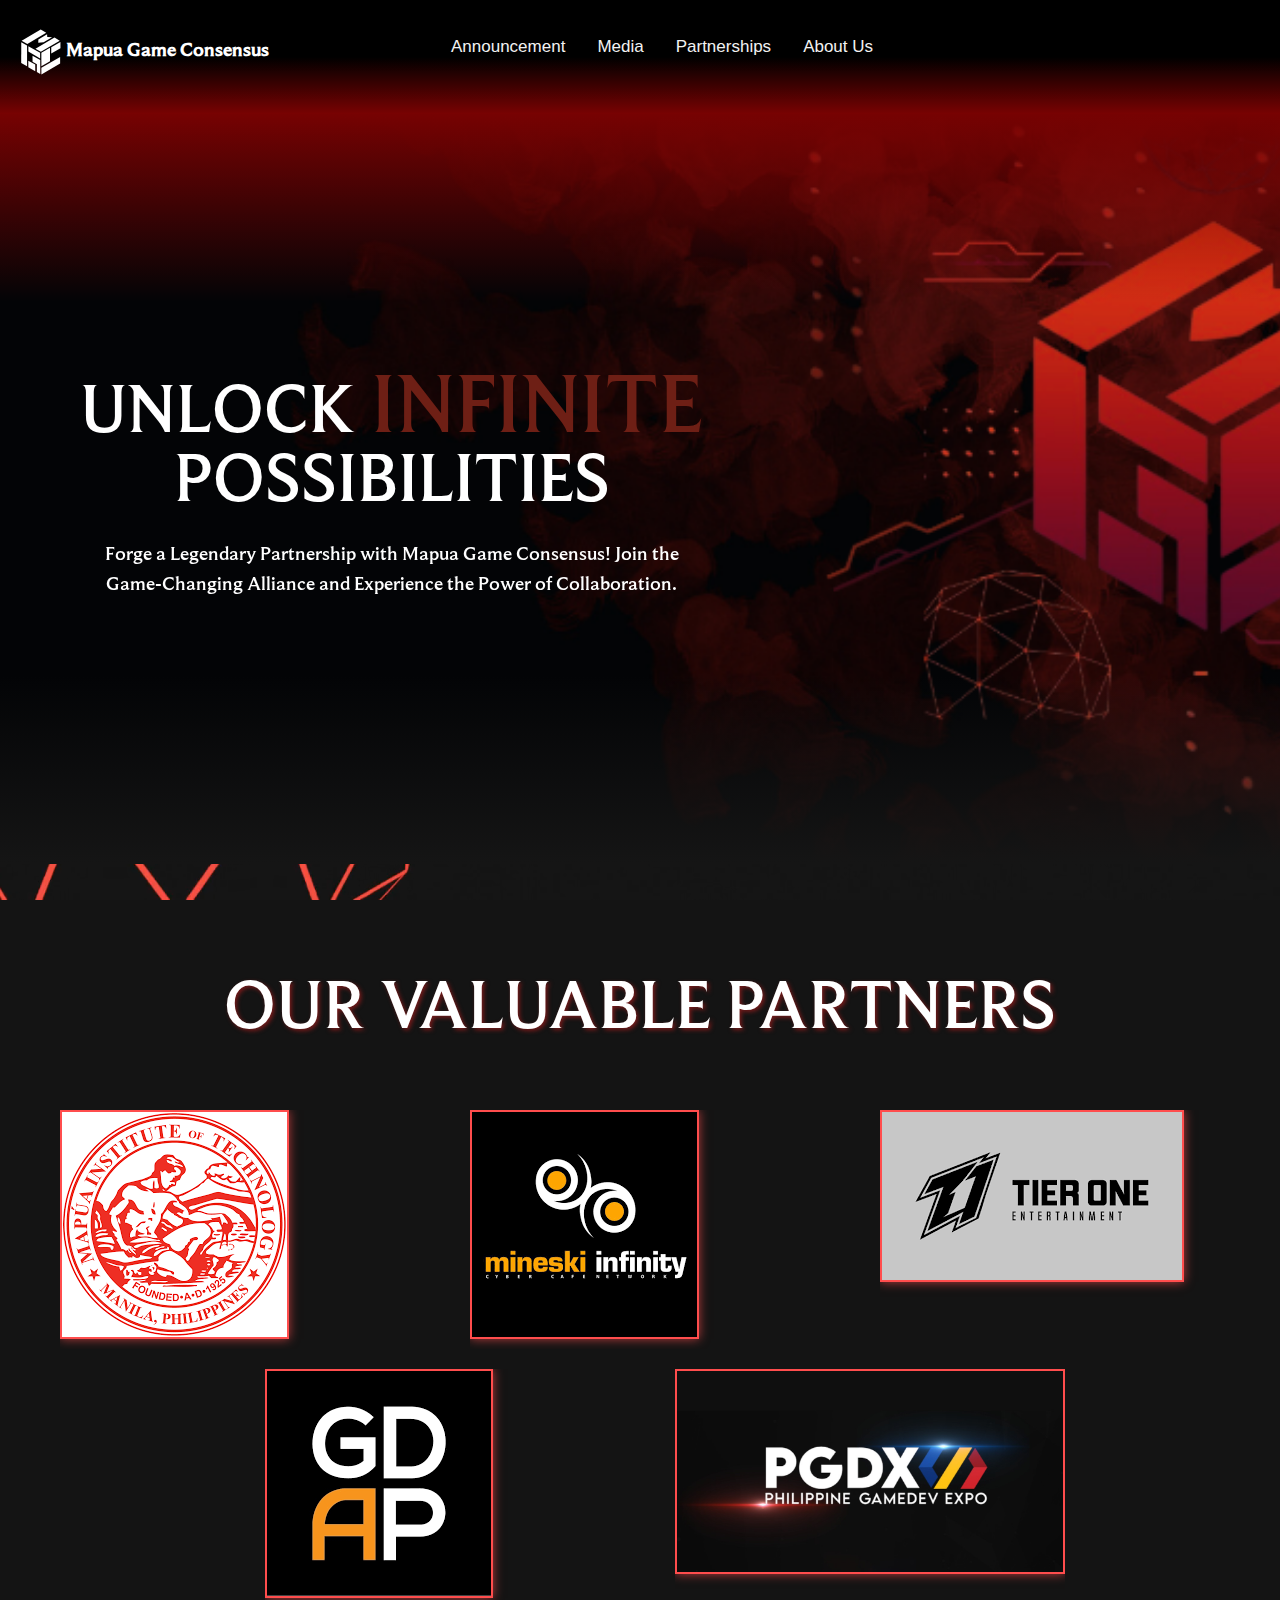
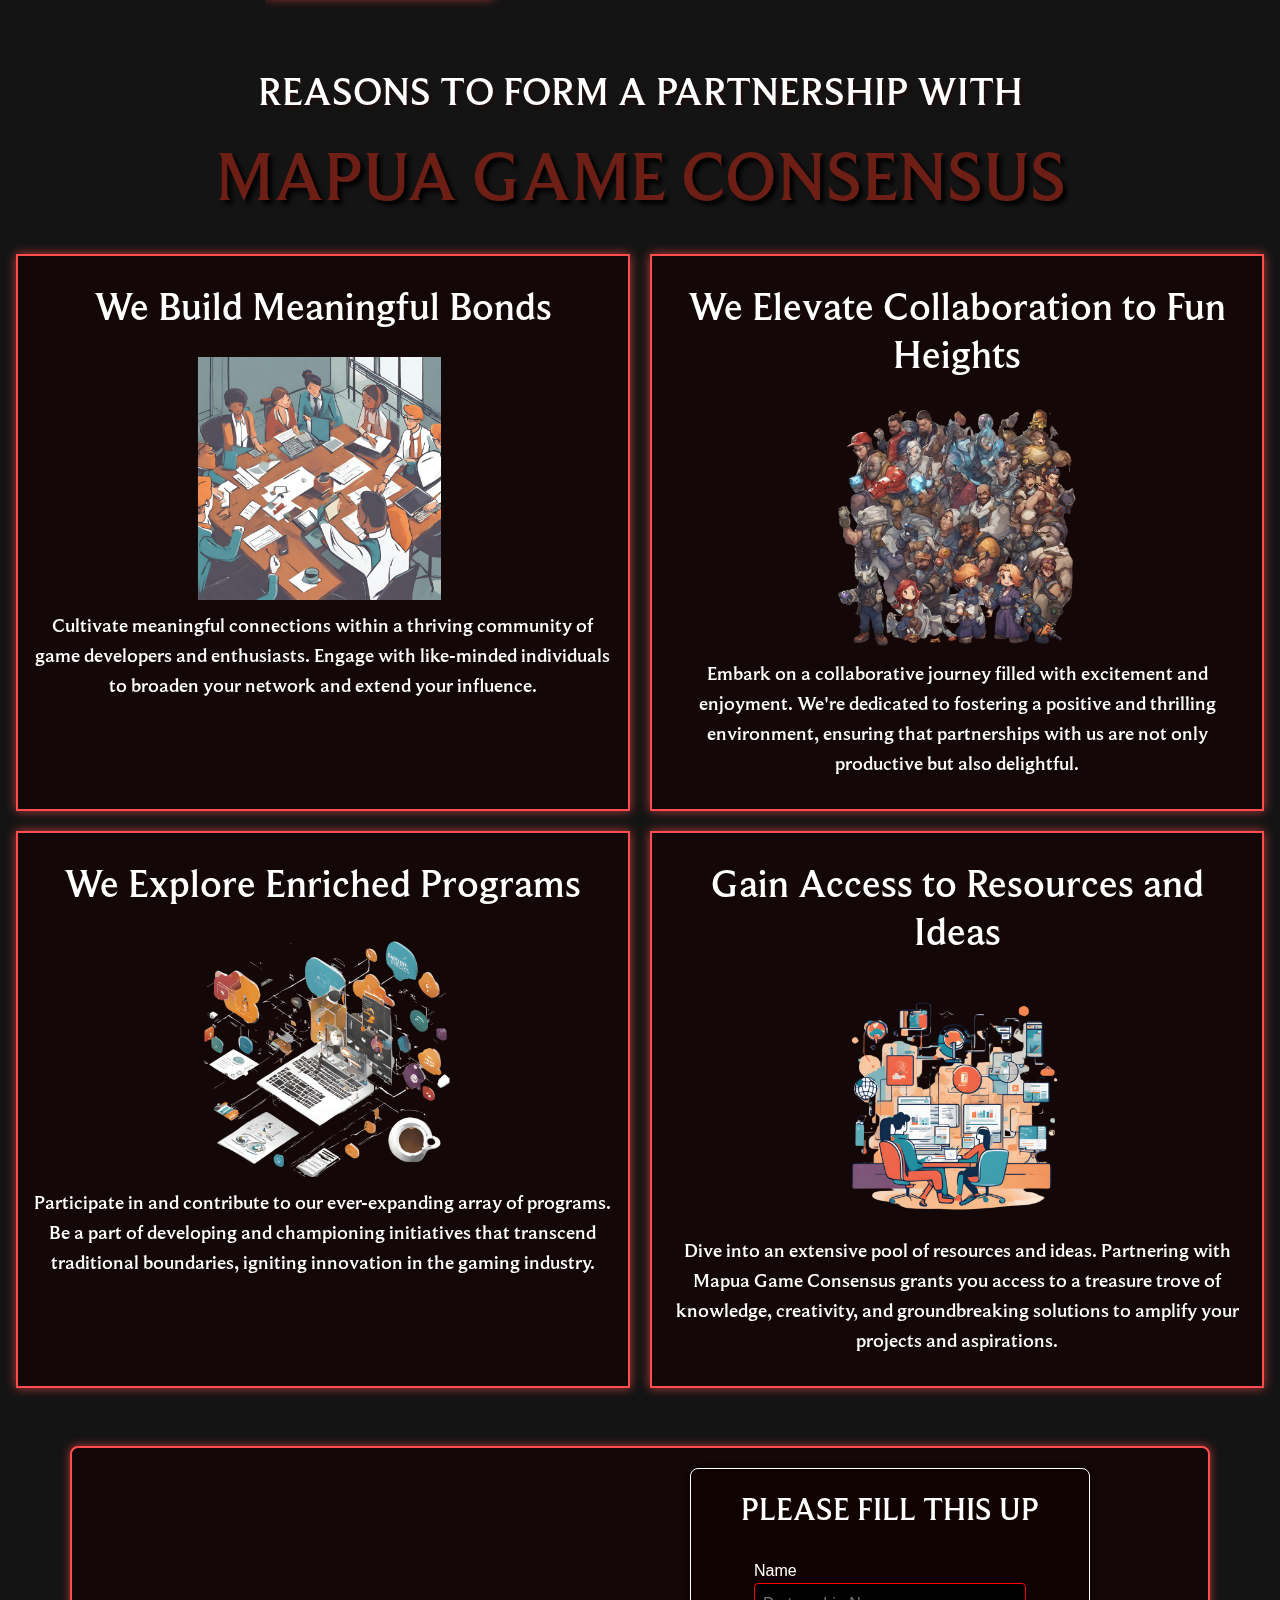
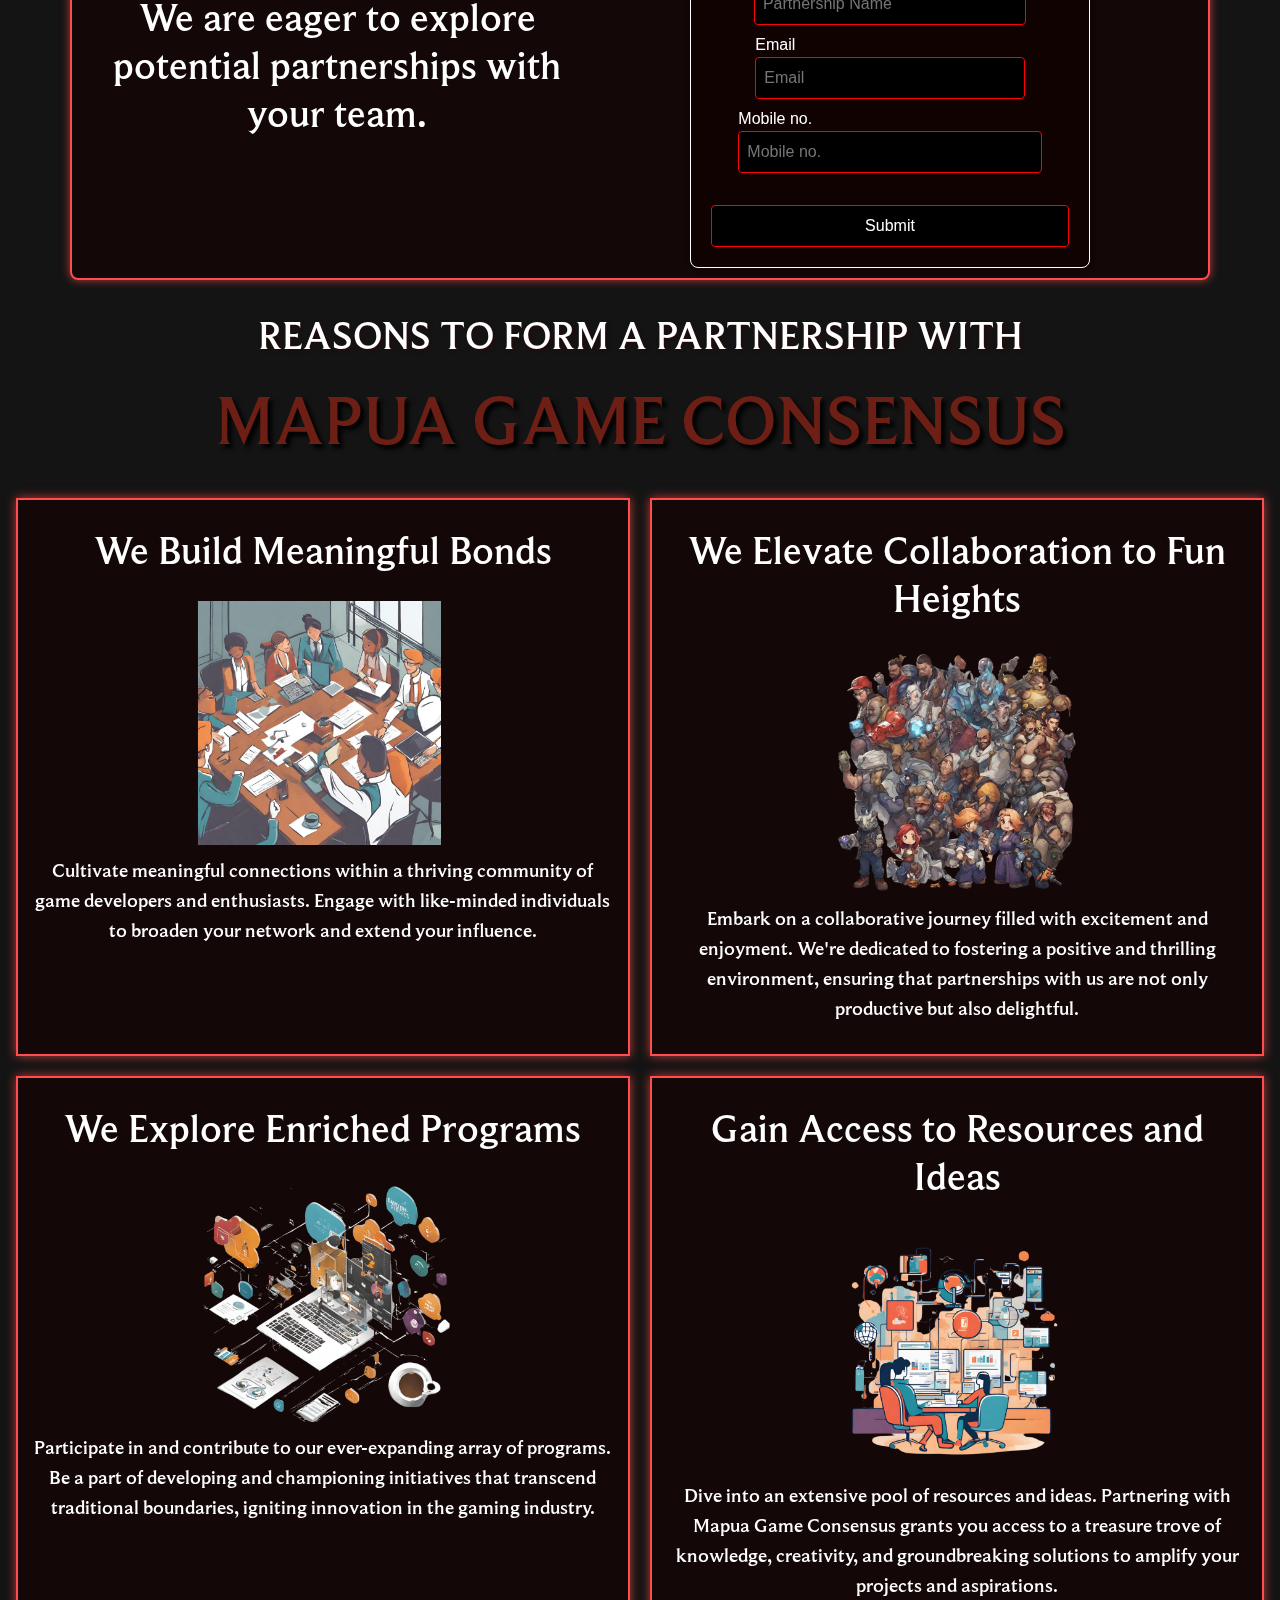
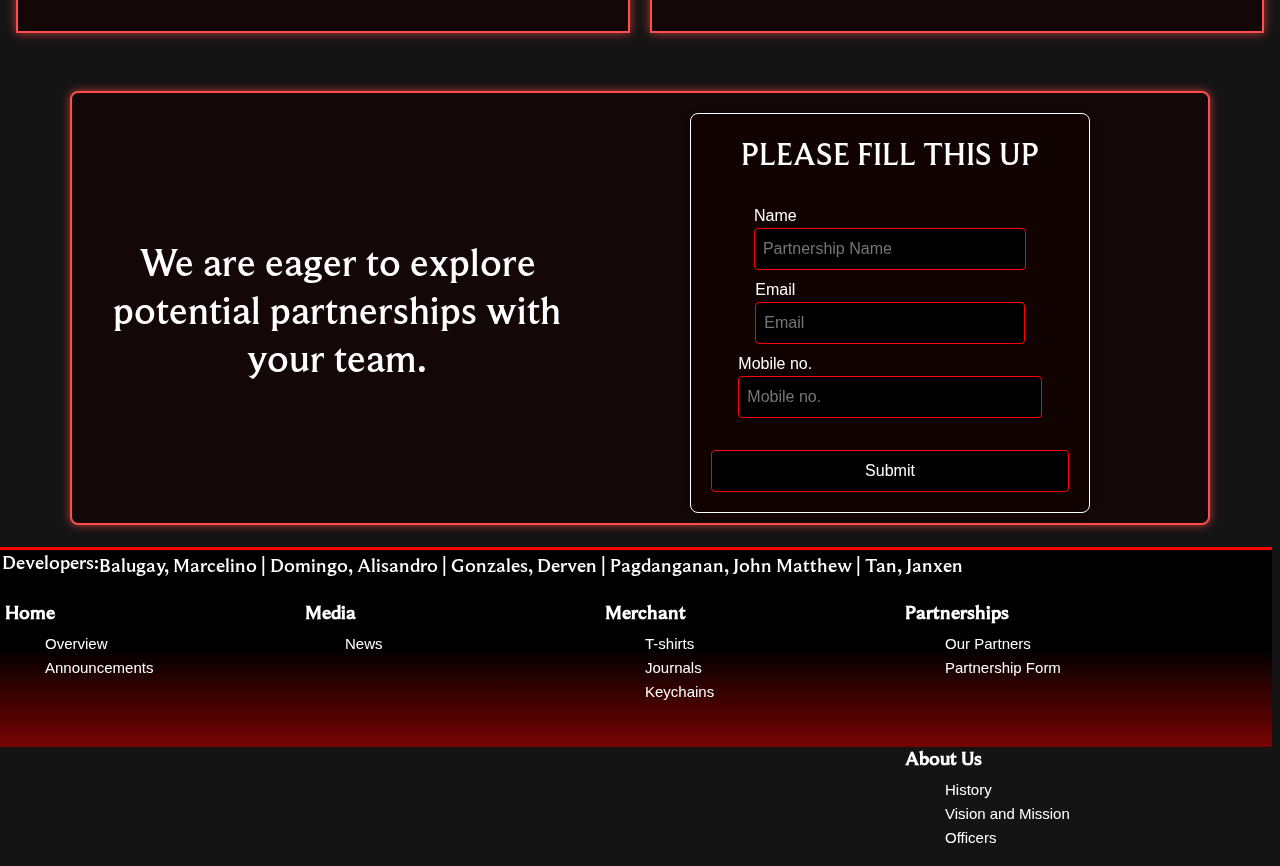
<file: partnerships/partnerships.html>
<!DOCTYPE html>
<html lang="en">

<head>

    <link rel="stylesheet" href="partnerships.css">
    <meta charset="UTF-8">
    <meta name="viewport" content="width=device-width, initial-scale=1, shrink-to-fit=no">
    <link rel="stylesheet" href="https://stackpath.bootstrapcdn.com/bootstrap/4.3.1/css/bootstrap.min.css">
    <meta name="viewport" content="width=device-width, initial-scale=1">
    <link rel="stylesheet" href="https://cdnjs.cloudflare.com/ajax/libs/font-awesome/4.7.0/css/font-awesome.min.css">
    <link rel="stylesheet" href="navbar_partnerships.css">
</head>
<body>
  <div class="topnav" id="myTopnav" style="padding-top: 1%;padding-bottom: 1%;">
    
    <a href="/mgcsite/" class="active">
      <img src="mgc-logo.svg" alt="" style="float: left; width: 50px;"><h1 style="margin-right: 50px;width: 100%;margin-left: 0%; font-size: 20px; font-weight: bold; margin-top: 10px;margin-bottom: 0; text-align: left; padding-right: 150px;">Mapua Game Consensus</h1></a>
    <a href="/mgcsite/" style="margin-top: 10px;">Announcement</a>
    <a href="/mgcsite/media/media.html" style="margin-top: 10px;">Media</a>
    
    <a href="/mgcsite/partnerships/partnerships.html" style="margin-top: 10px;">Partnerships</a>
    <a href="/mgcsite/about/about.html" style="margin-top: 10px;">About Us</a>
    <a href="javascript:void(0);" style="font-size:30px; margin-top: 1%;" class="icon" onclick="myFunction()">&#9776;</a>
  </div>
  <script>
  function myFunction() {
    var x = document.getElementById("myTopnav");
    if (x.className === "topnav") {
      x.className += " responsive";
    } else {
      x.className = "topnav";
    }
  }
  </script>

    <video autoplay muted loop id="video-background">
        <source src="mgcits.mp4" type="video/mp4">
        <!-- You can add additional source elements for different video formats -->
        Your browser does not support the video tag.
   </video>



   <div class="content-container">
    <!-- Your existing content goes here -->

    <div class="hero-section">
        <div class="text-container">
            <h1>UNLOCK </h1> <h2>INFINITE</h2> <br> </br>
            <h1>POSSIBILITIES </h1> 
            <p>Forge a Legendary Partnership with Mapua Game Consensus!
                 Join the Game-Changing Alliance and Experience the Power of Collaboration.</p>
        </div>
    </div>

    <br></br>
    <br></br>
 
    <h1 style="font-size: 70px; text-shadow: 2px 2px 4px rgba(163, 29, 29, 0.7);">OUR VALUABLE PARTNERS</h1>
    <br></br>


    
    <div class="image-container">


        <div class="partner-image">
            <img src="PHOTOS/mapua.png" alt="Partner 1">
            <div class="image-description">
                <p> Mapua University serves as a crucial foundation and support system for a school organization like Mapua Game Consensus, providing a structured environment, resources, and a community for fostering collaboration, skill development, and the pursuit of shared interests in gaming and related activities.
                </p>
            </div>
        </div>



        <div class="partner-image">
            <img src="PHOTOS/mineski.png" alt="Partner 2">
            <div class="image-description">
                <p>Mineski Global stands as a prominent esports and technology enterprise in Asia, providing a range of services, including Mineski Esports, Mineski Academy, MET Events, and etc. It serves as a significant partner in the Mapua Game Consensus.</p>
            </div>
        </div>

        <div class="partner-image">
            <img src="PHOTOS/tierone.png" alt="Partner 3">
            <div class="image-description">
                <p>
                    Tier One Entertainment is a leading esports and gaming entertainment company known for its diverse services in content creation, talent management, and event production. </p>
            </div>
        </div>
        <div class="partner-image">
            <img src="PHOTOS/GDAP.png" alt="Partner 4">
            <div class="image-description">
                <p>The Game Developers Association of the Philippines (GDAP) is an organization dedicated to supporting and promoting the interests of the game development industry in the Philippines. It serves as a collective voice for game developers, fostering collaboration and communication within the industry.</p>
            </div>
        </div>
        <div class="partner-image">
            <img src="PHOTOS/PGDX.jpg" alt="Partner 5">
            <div class="image-description">
                <p>The Philippine Game Development offers diverse opportunities, encompassing events, marketing, game development, publishing, conventions, esports, conferences, workshops, NFTs, and Web3, contributing significantly to the growth of the gaming industry.</p>
            </div>
        </div>
    </div>

    <br>
    <br>

    <div class="reasons-container">
        <br>
        <br>
        <h1 style="text-shadow: 2px 2px 4px rgba(54, 2, 2, 0.5);"> REASONS TO FORM A PARTNERSHIP WITH</h1>
        <h3 style=" color: #6e1f15; font-size: 70px; text-shadow: 4px 4px 4px #000000;"> MAPUA GAME CONSENSUS</h3>
        <br>
        <br>
        <div class="reason">
          <h3>We Build Meaningful Bonds</h3> 
          <img src="PHOTOS/Bonds.png" alt="Connections Image">
          <p>Cultivate meaningful connections within a thriving community of game developers and enthusiasts. Engage with like-minded individuals to broaden your network and extend your influence.</p>
        </div>
      
        <div class="reason">
          <h3>We Elevate Collaboration to Fun Heights</h3>
          <img src="PHOTOS/collab.png" alt="Fun Engagement Image">
          <p>Embark on a collaborative journey filled with excitement and enjoyment. We're dedicated to fostering a positive and thrilling environment, ensuring that partnerships with us are not only productive but also delightful.</p>
        </div>
      </div>
      
      <div class="reasons-container">
          <div class="reason">
            <h3>We Explore Enriched Programs</h3>
            <img src="PHOTOS/programs.png" alt="Expanded Programs Image">
            <p>Participate in and contribute to our ever-expanding array of programs. Be a part of developing and championing initiatives that transcend traditional boundaries, igniting innovation in the gaming industry.</p>
          </div>
      
          <div class="reason">
            <h3> Gain Access to Resources and Ideas</h3>
            <img src="PHOTOS/resources.png" alt="Resources and Ideas Image">
            <p>Dive into an extensive pool of resources and ideas. Partnering with Mapua Game Consensus grants you access to a treasure trove of knowledge, creativity, and groundbreaking solutions to amplify your projects and aspirations.</p>
          </div>
      </div>
    
      <br>
      <br>

      <div class="container">
        <div class="left-side">
          <h1>We are eager to explore potential partnerships with your team.</h1> 
        </div>
        <div class="right-side">
            <form>
                <h2>PLEASE FILL THIS UP</h2>
                    <br>
                <label>Name <input type="text" name="name" placeholder="Partnership Name"></label>
                <label>Email <input type="text" name="email" placeholder="Email"></label> 
                <label>Mobile no. <input type="text" placeholder="Mobile no."></label> <br>
                <input type="submit" value="Submit" />
            </form>
        </div>
    </div>
    </div>

        <div class="reasons-container">
        <br>
        <br>
        <h1 style="text-shadow: 2px 2px 4px rgba(54, 2, 2, 0.5);"> REASONS TO FORM A PARTNERSHIP WITH</h1>
        <h3 style=" color: #6e1f15; font-size: 70px; text-shadow: 4px 4px 4px #000000;"> MAPUA GAME CONSENSUS</h3>
        <br>
        <br>
        <div class="reason">
          <h3>We Build Meaningful Bonds</h3> 
          <img src="PHOTOS/Bonds.png" alt="Connections Image">
          <p>Cultivate meaningful connections within a thriving community of game developers and enthusiasts. Engage with like-minded individuals to broaden your network and extend your influence.</p>
        </div>
      
        <div class="reason">
          <h3>We Elevate Collaboration to Fun Heights</h3>
          <img src="PHOTOS/collab.png" alt="Fun Engagement Image">
          <p>Embark on a collaborative journey filled with excitement and enjoyment. We're dedicated to fostering a positive and thrilling environment, ensuring that partnerships with us are not only productive but also delightful.</p>
        </div>
      </div>
      
      <div class="reasons-container">
          <div class="reason">
            <h3>We Explore Enriched Programs</h3>
            <img src="PHOTOS/programs.png" alt="Expanded Programs Image">
            <p>Participate in and contribute to our ever-expanding array of programs. Be a part of developing and championing initiatives that transcend traditional boundaries, igniting innovation in the gaming industry.</p>
          </div>
      
          <div class="reason">
            <h3> Gain Access to Resources and Ideas</h3>
            <img src="PHOTOS/resources.png" alt="Resources and Ideas Image">
            <p>Dive into an extensive pool of resources and ideas. Partnering with Mapua Game Consensus grants you access to a treasure trove of knowledge, creativity, and groundbreaking solutions to amplify your projects and aspirations.</p>
          </div>
      </div>
    
      <br>
      <br>

      <div class="container">
        <div class="left-side">
          <h1>We are eager to explore potential partnerships with your team.</h1> 
        </div>
        <div class="right-side">
            <form>
                <h2>PLEASE FILL THIS UP</h2>
                    <br>
                <label>Name <input type="text" name="name" placeholder="Partnership Name"></label>
                <label>Email <input type="text" name="email" placeholder="Email"></label> 
                <label>Mobile no. <input type="text" placeholder="Mobile no."></label> <br>
                <input type="submit" value="Submit" />
            </form>
        </div>
    </div>
    </div>

    <div class="footer_container">
      <div class="footer" id="footer_home" style="width:300px; float:left; margin-left: 13px; margin-top: 50px;">
          <h5 style="font-size: 20px; font-weight: bold; color: white;">Home</h5>
          <ul>
              <li><a href="#overview" style="color:white; font-size: 15px;">Overview</a></li>
              <li><a href="#announcement" style="color:white; font-size: 15px;">Announcements</a></li>
          </ul>
      </div>
      <div class="footer" id="footer_media" style="width:300px; float:left; margin-top: 50px;">
          <h5 style="font-size: 20px; font-weight: bold; color: white;">Media</h5>
          <ul>
              <li><a href="" style="color:white; font-size: 15px;">News</a></li>
          </ul>
      </div>
      <div class="footer" id="footer_merchant" style="width:300px; float:left; margin-top: 50px;">
          <h5 style="font-size: 20px; font-weight: bold; color: white;"><a href="/mgcsite/merchant/merchant.html" style="text-decoration: none; color: white;">Merchant</a></h5>
          <ul>
              <li><a href="/mgcsite/merchant/items/tshirt.html" style="color:white; font-size: 15px;">T-shirts</a></li>
              <li><a href="/mgcsite/merchant/items/journals.html" style="color:white; font-size: 15px;">Journals</a></li>
              <li><a href="/mgcsite/merchant/items/keychain.html" style="color:white; font-size: 15px;">Keychains</a></li>
          </ul>
      </div>
      <div class="footer" id="footer_partnerships" style="width:300px; float:left; margin-top: 50px;">
          <h5 style="font-size: 20px; font-weight: bold; color: white;">Partnerships</h5>
          <ul>
              <li><a href="partnerships.html#reasons-container" style="color:white; font-size: 15px;">Our Partners</a></li>
              <li><a href="partnerships.html#container" style="color:white; font-size: 15px;">Partnership Form</a></li>
          </ul>
      </div>
      <div class="footer" id="footer_about_us" style="width:300px; float:left; margin-top: 50px;">
          <h5 style="font-size: 20px; font-weight: bold; color: white;">About Us</h5>
          <ul>
              <li><a href="about/about.html" style="color:white; font-size: 15px;">History</a></li>
              <li><a href="about/vision and mission.html" style="color:white; font-size: 15px;">Vision and Mission</a></li>
              <li><a href="about/officers.html" style="color:white; font-size: 15px;">Officers</a></li>
          </ul>
      </div>
      <div style="width: 1000px; position: absolute; left: 10px;">
          <h5 style="float: left; color: white;">Developers: </h5>
          <p style="color: white;"> Balugay, Marcelino | Domingo, Alisandro | Gonzales, Derven | Pagdanganan, John Matthew | Tan, Janxen</p>
      </div>
      
  </div>
</body>
</html>
</file>
<file: about/officers.css>
*{
    padding: 0;
    margin: 0;
    box-sizing: border-box;
}
header {
    text-align: center;
    padding: 20px;
}

header h1 {
    font-size: 32px;
    color: #fff;
}

header p {
    font-size: 18px;
    color: #fff;
    margin-top: 25px;
    margin-right: 150px;
    margin-left: 150px;
}

.officers {
    display: flex;
    flex-wrap: wrap;
    justify-content: center;
    margin: 20px;
}

.profile-card {
    background-color: #fff;
    border-radius: 10px;
    box-shadow: 0 4px 8px rgba(0, 0, 0, 0.1);
    padding: 20px;
    text-align: center;
    margin: 20px;
    width: 200px;
}

.profile-card img {
    width: 100px;
    height: 100px;
    border-radius: 50%;
    margin-bottom: 15px;
}

.profile-card h2 {
    margin-bottom: 5px;
    color: #333;
}

.profile-card h3 {
    color: #666;
    font-size: 14px;
    margin-bottom: 10px;
}

.president {
    border-top: 5px solid #ff6347; /* Red color for President */
}

.vp-external {
    border-top: 5px solid #4682b4; /* SteelBlue color for VP External */
}

.vp-internal {
    border-top: 5px solid #8a2be2; /* BlueViolet color for VP Internal */
}

.secretary {
    border-top: 5px solid #008000; /* Green color for Secretary */
}

.auditor {
    border-top: 5px solid #ff8c00; /* DarkOrange color for Auditor */
}

.game-director {
    border-top: 5px solid #8b4513; /* SaddleBrown color for Game Director */
}
.video_background{
    z-index: -5;
    position: fixed;
    top: 0px;
    width: 100%;
    height: auto;
}
.footer_container{
    width: 100%;
    height: 200px;
    background-color: rgb(109, 9, 9);
    background-image: linear-gradient(rgb(0, 0, 0), rgb(0, 0, 0), rgba(124, 0, 0, 0.774));
    position: absolute;
    top: 800px;
    margin: -8px;
    border-top: 3px;
    border-top-color: red;
    border-top-style: solid;
}
.footer ul{
    list-style: none;
}
.topnav {
  overflow: hidden;
  background-color: rgb(109, 9, 9);
  background-image: linear-gradient(rgb(0, 0, 0), rgb(0, 0, 0), rgba(124, 0, 0, 0.774));
  font-family: "Lolfont";
}

.topnav a {
  float: left;
  display: block;
  color: #f2f2f2;
  text-align: center;
  padding: 14px 16px;
  text-decoration: none;
  font-size: 17px;
  line-height: 20px;

}

.active {
  color: white;
}

.topnav .icon {
  display: none;
}

.dropdown {
  float: left;
  overflow: hidden;
}

.dropdown .dropbtn {
  font-size: 17px;    
  border: none;
  outline: none;
  color: white;
  padding: 14px 16px;
  background-color: inherit;
  font-family: inherit;
  margin: 0;
}

.dropdown-content {
  display: none;
  position: absolute;
  background-color: #f9f9f9;
  min-width: 160px;
  box-shadow: 0px 8px 16px 0px rgba(0,0,0,0.2);
  z-index: 1;
}

.dropdown-content a {
  float: none;
  color: rgb(255, 255, 255);
  padding: 12px 16px;
  text-decoration: none;
  display: block;
  text-align: left;
  background-color: rgb(126, 125, 125);
}

.topnav a:hover, .dropdown:hover .dropbtn {
  background-color: #555;
  color: white;
}

.dropdown-content a:hover {
  background-color: #000000;
  color: rgb(255, 255, 255);
}

.dropdown:hover .dropdown-content {
  display: block;
}

@media screen and (max-width: 600px) {
  .topnav a:not(:first-child), .dropdown .dropbtn {
    display: none;
  }
  .topnav a.icon {
    float: right;
    display: block;
  }
}

@media screen and (max-width: 600px) {
  .topnav.responsive {position: relative;}
  .topnav.responsive .icon {
    position: absolute;
    right: 0;
    top: 0;
  }
  .topnav.responsive a {
    float: none;
    display: block;
    text-align: left;
  }
  .topnav.responsive .dropdown {float: none;}
  .topnav.responsive .dropdown-content {position: relative;}
  .topnav.responsive .dropdown .dropbtn {
    display: block;
    width: 100%;
    text-align: left;
  }
}
</file>
<file: about/vision and mission.css>
@font-face {
    font-family: Spigielt;
    src: url(Fonts_Package/Spiegel-OTF/Spiegel-SemiBold.otf);
}
@font-face {
    font-family: Lolfont;
    src: url(Fonts_Package/BeaufortForLoL-TTF/BeaufortforLOL-Bold.ttf);
}
*{
    margin: 0;
    padding: 0;
    box-sizing: border-box;
}
.video_background{
    z-index: -5;
    position: fixed;
    top: 0px;
    width: 100%;
    height: auto;
}
.container{
    background-color: rgb(215, 215, 215);
    width: 1250px;
    height: auto;
    margin: auto;
    border: 3px;    
    border-radius: 5px;
    border-style: solid;
    border-color: black;
    margin-top: 5%;
    margin-bottom: 5%;
    padding: 30px;
}
.body{
    text-align: center;
    margin-left: 150px;
    margin-right: 150px;
   
}
.body h1{
    margin-bottom: 25px;
    font-family: Spigielt;
}
.body p{
    font-size: 18px;
    margin-bottom: 50px;
    line-height: 28px;
}
table {
    width: 1200px;
    border-collapse: collapse;
    margin-bottom: 20px;
    table-layout: fixed;
    margin: auto;
}

th, td {
    padding: 8px;
    text-align: center;
    
}
th{
    font-size: 22px;
    font-family: Spigielt;
}
td{
    font-size: 18px;
    padding-right: 20px;
    padding-left: 20px;
}
.footer_container{
    width: 100%;
    height: 200px;
    background-color: rgb(109, 9, 9);
    background-image: linear-gradient(rgb(0, 0, 0), rgb(0, 0, 0), rgba(124, 0, 0, 0.774));
    position: absolute;
    top: 2200px;
    margin: -8px;
    border-top: 3px;
    border-top-color: red;
    border-top-style: solid;
}
.footer ul{
    list-style: none;
}
</file>
<file: media/media.css>
@charset "utf-8";

* {
    box-sizing: border-box;
  }
  
  body {
    background-image: url('mgc.mp4');
    font-family: Arial;
    padding: 10px;
    background: black;
    color: white;
  }

  .vbg {
    z-index: -5;
    position: fixed;
    top: 0;
    width: 100%;
    height: auto;
  }

  .leftcolumn {   
    float: left;
    width: 75%;
  }
  
  .rightcolumn {
    float: left;
    width: 25%;
    background-color: black;
    padding-left: 20px;
  }
  
  .card {
    background-color: rgb(109, 9, 9);
    padding: 20px;
    margin-top: 20px;
  }

 .read-more {
    display: inline-block;
    padding: 10px 15px;
    background-color: rgb(109, 9, 9);
    color: white;
    text-decoration: none;
    border-radius: 5px;
    margin-top: 10px;
}

  .read-more:hover {
    background-color: rgba(255, 255, 255, 0.1);
    color: #fff;
}
  
  .row::after {
    content: "";
    display: table;
    clear: both;
  }
  
  .row > .column {
    padding: 14px 10px;
    
  }
  
  .row:after {
    content: "";
    display: table;
    clear: both;
  }
  
  .column {
    float: left;
    width: 25%;
    background-color: rgb(109, 9, 9);
  }

  .rowheader {
    text-align: center;
  }
  
  .modal {
    display: none;
    position: fixed;
    z-index: 1;
    padding-top: 100px;
    left: 0;
    top: 0;
    width: 100%;
    height: 100%;
    overflow: auto;
    background-color: black;
  }
  
  .modal-content {
    position: relative;
    background-color: #fefefe;
    margin: auto;
    padding: 0;
    width: 90%;
    max-width: 1200px;
  }
  
  .close {
    color: white;
    position: absolute;
    top: 10px;
    right: 25px;
    font-size: 35px;
    font-weight: bold;
  }
  
  .close:hover,
  .close:focus {
    color: #999;
    text-decoration: none;
    cursor: pointer;
  }
  
  .mySlides {
    display: none;
  }
  
  .cursor {
    cursor: pointer;
  }
  
  .prev,
  .next {
    cursor: pointer;
    position: absolute;
    top: 50%;
    width: auto;
    padding: 16px;
    margin-top: -50px;
    color: white;
    font-weight: bold;
    font-size: 20px;
    transition: 0.6s ease;
    border-radius: 0 3px 3px 0;
    user-select: none;
    -webkit-user-select: none;
  }
  
  .next {
    right: 0;
    border-radius: 3px 0 0 3px;
  }
  
  .prev:hover,
  .next:hover {
    background-color: rgba(0, 0, 0, 0.8);
  }
  
  .numbertext {
    color: #f2f2f2;
    font-size: 12px;
    padding: 8px 12px;
    position: absolute;
    top: 0;
  }
  
  img {
    margin-bottom: -4px;
  }
  
  .caption-container {
    text-align: center;
    background-color: black;
    padding: 2px 16px;
    color: white;
  }
  
  .demo {
    opacity: 0.6;
  }
  
  .active,
  .demo:hover {
    opacity: 1;
  }
  
  img.hover-shadow {
    transition: 0.3s;
  }
  
  .hover-shadow:hover {
    box-shadow: 0 4px 8px 0 rgba(0, 0, 0, 0.2), 0 6px 20px 0 rgba(0, 0, 0, 0.19);
  }
  
  .fade {
    animation-name: fade;
    animation-duration: 1.5s;
  }
  
  @font-face {
    font-family: "Lolfont";
    src: url(beaufort-for-lol/BeaufortforLOL-Bold.ttf);
  }

  @keyframes fade {
    from {opacity: .4} 
    to {opacity: 1}
  }

  .topnav {
    overflow: hidden;
    background-color: rgb(109, 9, 9);
    background-image: linear-gradient(rgb(0, 0, 0), rgb(0, 0, 0), rgba(124, 0, 0, 0.774));
  }
  
  .topnav a {
    float: left;
    display: block;
    color: #f2f2f2;
    text-align: center;
    padding: 14px 16px;
    text-decoration: none;
    font-size: 17px;
    line-height: 20px;
  
  }
  
  .active1 {
    color: white;
  }
  
  .topnav .icon {
    display: none;
  }
  
  .dropdown {
    float: left;
    overflow: hidden;
  }
  
  .dropdown .dropbtn {
    font-size: 17px;    
    border: none;
    outline: none;
    color: white;
    padding: 14px 16px;
    background-color: inherit;
    font-family: inherit;
    margin: 0;
  }
  
  .dropdown-content {
    display: none;
    position: absolute;
    background-color: #f9f9f9;
    min-width: 160px;
    box-shadow: 0px 8px 16px 0px rgba(0,0,0,0.2);
    z-index: 1;
  }
  
  .dropdown-content a {
    float: none;
    color: rgb(255, 255, 255);
    padding: 12px 16px;
    text-decoration: none;
    display: block;
    text-align: left;
    background-color: rgb(126, 125, 125);
  }
  
  .topnav a:hover, .dropdown:hover .dropbtn {
    background-color: #555;
    color: white;
  }
  
  .dropdown-content a:hover {
    background-color: #000000;
    color: rgb(255, 255, 255);
  }
  
  .dropdown:hover .dropdown-content {
    display: block;
  }
  
  @media screen and (max-width: 600px) {
    .topnav a:not(:first-child), .dropdown .dropbtn {
      display: none;
    }
    .topnav a.icon {
      float: right;
      display: block;
    }
  }
  
  @media screen and (max-width: 600px) {
    .topnav.responsive {position: relative;}
    .topnav.responsive .icon {
      position: absolute;
      right: 0;
      top: 0;
    }
    .topnav.responsive a {
      float: none;
      display: block;
      text-align: left;
    }
    .topnav.responsive .dropdown {float: none;}
    .topnav.responsive .dropdown-content {position: relative;}
    .topnav.responsive .dropdown .dropbtn {
      display: block;
      width: 100%;
      text-align: left;
    }
  }
</file>
<file: merchant/merchant.css>
body{
    background-color: #141414;
}

.vbg{
    position: absolute;
    z-index: -1;
    height: 120%;
    width: 100%;
    top: 60%;
}

@font-face {
    font-family: Akira ;
    src: url(../Fonts/Akira\ Expanded\ Demo.otf);
}

@font-face {
    font-family: BeaufortForLol;
    src: url(../Fonts/BeaufortForLoL-OTF/BeaufortforLOL-Regular.otf);
}

@font-face {
    font-family: BeaufortForLol;
    src: url(../Fonts/BeaufortForLoL-OTF/BeaufortforLOL-Bold.otf);
    font-weight: bold;
}
      
      .topnav {
        overflow: hidden;
        background-color: rgb(109, 9, 9);
        background-image: linear-gradient(rgb(0, 0, 0), rgb(0, 0, 0), rgba(124, 0, 0, 0.774));
        font-family: BeaufortForLol;
      }
      
      .topnav a {
        float: left;
        display: block;
        color: #f2f2f2;
        text-align: center;
        padding: 14px 16px;
        text-decoration: none;
        font-size: 17px;
        line-height: 20px;
      
      }
      
      .active {
        color: white;
      }
      
      .topnav .icon {
        display: none;
      }
      
      .dropdown {
        float: left;
        overflow: hidden;
      }
      
      .dropdown .dropbtn {
        font-size: 17px;    
        border: none;
        outline: none;
        color: white;
        padding: 14px 16px;
        background-color: inherit;
        font-family: inherit;
        margin: 0;
      }
      
      .dropdown-content {
        display: none;
        position: absolute;
        background-color: #f9f9f9;
        min-width: 160px;
        box-shadow: 0px 8px 16px 0px rgba(0,0,0,0.2);
        z-index: 1;
      }
      
      .dropdown-content a {
        float: none;
        color: rgb(255, 255, 255);
        padding: 12px 16px;
        text-decoration: none;
        display: block;
        text-align: left;
        background-color: rgb(126, 125, 125);
      }
      
      .topnav a:hover, .dropdown:hover .dropbtn {
        background-color: #555;
        color: white;
      }
      
      .dropdown-content a:hover {
        background-color: #000000;
        color: rgb(255, 255, 255);
      }
      
      .dropdown:hover .dropdown-content {
        display: block !important;
      }
      
      @media screen and (max-width: 600px) {
        .topnav a:not(:first-child), .dropdown .dropbtn {
          display: none;
        }
        .topnav a.icon {
          float: right;
          display: block;
        }
      }
      
      @media screen and (max-width: 600px) {
        .topnav.responsive {position: relative;}
        .topnav.responsive .icon {
          position: absolute;
          right: 0;
          top: 0;
        }
        .topnav.responsive a {
          float: none;
          display: block;
          text-align: left;
        }
        .topnav.responsive .dropdown {float: none;}
        .topnav.responsive .dropdown-content {position: relative;}
        .topnav.responsive .dropdown .dropbtn {
          display: block;
          width: 100%;
          text-align: left;
        }
      }


.fade{
    animation-name: fade !important;
    animation-duration: 1.5s !important;
}

.hero{
    height: 30vw;
    position: relative !important;
}

.hero h1{
    position: absolute;
    bottom: 30%;
    left: 0;
    right: 0;
    text-align: center;
    font-size: 8vw;
    color: white;
    font-family: BeaufortForLol;
    font-weight: bold;
}

.carousel-inner{
    height: 30vw!important;
}

.cover{
    width: 100%;
    object-fit: cover;
    position: relative !important;
    left: 50%;
    top: 50%;
    transform: translateY(-30%) translateX(-50%);
}

.merchimg:hover{
    transform: scale(1.1);
    transition: .5s ease;
}

.merchimg{
    width: 100%;
    border-radius: 2%;
}

.price{
    padding: 5%;
}

.merch{
    color: white;
    font-family: BeaufortForLol;
    font-weight: bold;
}

.h3{
    margin-top: 10%;
    font-family: BeaufortForLol;
    font-weight: bold;
}

p{
    margin-bottom: 15%;
}

@keyframes fade {
    from{opacity: .4}
    to{opacity: 1}
}

.footer_container{
  width: 100%;
  height: 200px;
  background-color: rgb(109, 9, 9);
  background-image: linear-gradient(rgb(0, 0, 0), rgb(0, 0, 0), rgba(124, 0, 0, 0.774));
  position: absolute;
  top: 1500px;
  margin: -8px;
  border-top: 3px;
  border-top-color: red;
  border-top-style: solid;
  @media screen and (max-width: 990px){
    top: 3000px;
  }
}
.footer ul{
  list-style: none;
}
</file>
<file: partnerships/partnerships.css>
body {
    font-family: 'Lolfont', sans-serif;
    margin: 0;

    padding: 0;
    text-align: center;
    color: white;
}

h1 {
    font-family: 'Lolfont', sans-serif;
    font-size: 60px;
    text-align: center;
    color: white;
}

h2 {
    font-family: 'Lolfont', sans-serif;
    margin-top: 20px;
    color: white;
}

h3 {
    font-family: 'Lolfont', sans-serif;
    text-align: center;
    color: white;
}
.section-container {
    border: 2px solid #000; /* Adjust color and size as needed */
    padding: 20px; /* Adjust the padding as needed */
}

table {
    border-collapse: collapse;
    width: 100%;
    margin-bottom: 20px;
}

table, th, td {
    border: 1px solid black;
}

th, td {
    padding: 10px;
    text-align: left;
}

.reasons-container {
    display: flex;
    justify-content: center;
    flex-wrap: wrap;
}
.reasons-container h3{

    font-size: 40px;
    padding-top: 10px;
    padding-bottom: 20px;
}


.reason {
    width: 48%;
    margin: 10px; /* Add margin to separate reasons */
    padding: 15px; /* Add padding to the reason boxes */
    border: 2px solid #ff4d4d; /* Red border color */
    box-shadow: 0 0 10px rgba(255, 77, 77, 0.7); /* Red box shadow */
    background-color: rgba(19, 1, 1, 0.7); /* Adjust the color and transparency */
    text-align: center;
}

/* Additional styling for images and paragraphs within reasons */
.reason img {
    display: block; /* Use block display for images */
    margin: 0 auto; /* Set left and right margins to auto */
    max-width: 50%; /* Ensure the image does not exceed the container width */
    height: auto; /* Maintain the image's aspect ratio */
}

.reason p {
    margin-top: 10px;
}

img {
    max-width: 100%;
    height: auto;
    margin-bottom: 10px;
    align-items: center;
}

p {
    font-size: 20px;
    font-family: 'Lolfont', sans-serif;
    color: white;
}

/* Additional styles for specific elements if needed */
h4, h5, h6 {
    font-family: 'Lolfont', sans-serif;
    color: white;
}
.content-container {
    position: relative;
    z-index: 1;
}

#video-background {
    position: fixed;
    z-index: -1;
    top: 0; /* Adjust this value to match the height of your navigation bar */
    left: 0;
    width: 100%;
    height: 100%; /* Adjust this value to fill the remaining height */
    object-fit: cover;

}

.hero-section {
    position: relative;
    background: linear-gradient(to bottom,rgba(118,2,2,255),rgba(0, 0, 0, 0), rgba(0, 0, 0, 0),rgba(0, 0, 0, 0), rgba(21,21,21,255)), url('banner.png') center/cover no-repeat fixed; /* Adjust the path to your background image */
    height: 750px; /* Adjust the height as needed */
    display: flex;
    align-items: center;
    justify-content: left;
    padding-left: 80px;
    color: white; /* Text color on top of the background image */
}

.text-container {
    text-align: center;
}

.text-container h1 {
    font-size: 36px;
    margin-bottom: 10px;
}

.text-container p {
    font-size: 20px;
    max-width: 600px; /* Adjust the maximum width of the text container */
    margin: 30px auto; /* Center the text container horizontally */
}

.text-container h1, h2 {
    display: inline; /* or use inline-block if you want some spacing between them */
    margin: 0;
    line-height: 0;
}
.text-container h1{
    font-size: 70px;

}
.text-container h2{
    font-size: 85px;
    color: #6e1f15;
}
.text-container br{
        margin-top: 0px; /* Adjust the value to control the space between lines */
}
.image-container {
    display: flex;
    justify-content: center;
    flex-wrap: wrap;
    margin-left: 50px;
}

.partner-image {
    position: relative;
    margin: 10px;
    cursor: pointer;
    flex: 0 1 calc(33.33% - 20px); /* Adjust the percentage based on your preference */
    overflow: hidden;
}

.partner-image img {
    max-width: 100%;
    height: auto;
    transition: transform 0.3s;
    border: 2px solid #ff4d4d; /* Red border color */
    box-shadow: 0 0 10px rgba(255, 77, 77, 0.7); /* Red box shadow */
}

.image-description {
    position: absolute;
    bottom: 0;
    left: 0;
    width: 100%;
    background: rgba(0, 0, 0, 0.7);
    padding: 10px;
    box-sizing: border-box;
    opacity: 0;
    transition: opacity 0.3s;
}

.partner-image:hover .image-description {
    opacity: 1;
}
form {
    background-color: rgba(19, 1, 1, 0.7);
    padding: 20px;
    border-radius: 8px;
    box-shadow: 0 0 10px rgba(0, 0, 0, 0.1);
    max-width: 100%;
    width: 400px; /* Set the width of the form */
    margin: 0 auto; /* Center the form horizontally */
    display: flex;
    flex-direction: column;
    align-items: center; /* Center the contents vertically */
    border: 1px solid #ffffff;
}

label {
    display: block;
    margin-bottom: 10px;
    color: white;
}

input {
    width: 100%;
    padding: 8px;
    margin-bottom: 15px;
    box-sizing: border-box;
    border: 1px solid #f00; /* Red border color */
    color: #fff; /* White text color */
    background-color: #000; /* Black background color */
    border-radius: 4px;
    transition: border-color 0.3s ease;
}

input:focus {
    border-color: #ff0000;
}

input[type="submit"] {
    background-color: #000000;
    color: #fff;
    cursor: pointer;
}

input[type="submit"]:hover {
    background-color: #4c0808;
}

/* Container Styles */

.container {
    display: flex;
    justify-content: space-between;
    max-width: 800px;
    width: 100%;
    background-color: rgba(19, 1, 1, 0.7);
    padding: 20px;
    border-radius: 8px;
    box-shadow: 0 0 10px rgba(255, 255, 255, 0.1);
    border: 2px solid #ff4d4d; /* Red border color */
    box-shadow: 0 0 10px rgba(255, 77, 77, 0.7); /* Red box shadow */
    padding-bottom: 10px;
    margin-bottom: 30px;
}


.left-side{
    display: flex;
    text-align: center;
    justify-content: center;
    align-items: center;
}
.left-side,
.right-side {
    max-width: 500px;
    width: 100%;
}
.right-side {
    max-width: none; /* Remove the max-width to allow the form to be wider */
    width: 100%;
    display: flex;
    align-items: center; /* Center vertically */
    justify-content: center; /* Center horizontally */
}
</file>
<file: partnerships/navbar_partnerships.css>
body{
  background-color: #141414;
}


@font-face {
  font-family: 'Lolfont'; /* Specify a name for your font */
  src: url('Lolfont.ttf') format('truetype'); /* Adjust the path and format accordingly */

}

body {margin:0;font-family:Arial}

.topnav {
  overflow: hidden;
  background-color: rgb(109, 9, 9);
  background-image: linear-gradient(rgb(0, 0, 0), rgb(0, 0, 0), rgba(124, 0, 0, 0.774));
}

.topnav a {
  float: left;
  display: block;
  color: #f2f2f2;
  text-align: center;
  padding: 14px 16px;
  text-decoration: none;
  font-size: 17px;
  line-height: 20px;

}

.active {
  color: white;
}

.topnav .icon {
  display: none;
}

.dropdown {
  float: left;
  overflow: hidden;
}

.dropdown .dropbtn {
  font-size: 17px;    
  border: none;
  outline: none;
  color: white;
  padding: 14px 16px;
  background-color: inherit;
  font-family: inherit;
  margin: 0;
}

.dropdown-content {
  display: none;
  position: absolute;
  background-color: #f9f9f9;
  min-width: 160px;
  box-shadow: 0px 8px 16px 0px rgba(0,0,0,0.2);
  z-index: 1;
}

.dropdown-content a {
  float: none;
  color: rgb(255, 255, 255);
  padding: 12px 16px;
  text-decoration: none;
  display: block;
  text-align: left;
  background-color: rgb(126, 125, 125);
}

.topnav a:hover, .dropdown:hover .dropbtn {
  background-color: #555;
  color: white;
}

.dropdown-content a:hover {
  background-color: #000000;
  color: rgb(255, 255, 255);
}

.dropdown:hover .dropdown-content {
  display: block !important;
}

@media screen and (max-width: 600px) {
  .topnav a:not(:first-child), .dropdown .dropbtn {
    display: none;
  }
  .topnav a.icon {
    float: right;
    display: block;
  }
}

@media screen and (max-width: 600px) {
  .topnav.responsive {position: relative;}
  .topnav.responsive .icon {
    position: absolute;
    right: 0;
    top: 0;
  }
  .topnav.responsive a {
    float: none;
    display: block;
    text-align: left;
  }
  .topnav.responsive .dropdown {float: none;}
  .topnav.responsive .dropdown-content {position: relative;}
  .topnav.responsive .dropdown .dropbtn {
    display: block;
    width: 100%;
    text-align: left;
  }
}


.footer_container{
  width: 100%;
  height: 200px;
  background-color: rgb(109, 9, 9);
  background-image: linear-gradient(rgb(0, 0, 0), rgb(0, 0, 0), rgba(124, 0, 0, 0.774));
  position: absolute;
  margin: -8px;
  border-top: 3px;
  border-top-color: red;
  border-top-style: solid;
}
.footer ul{
  list-style: none;
}
</file>
